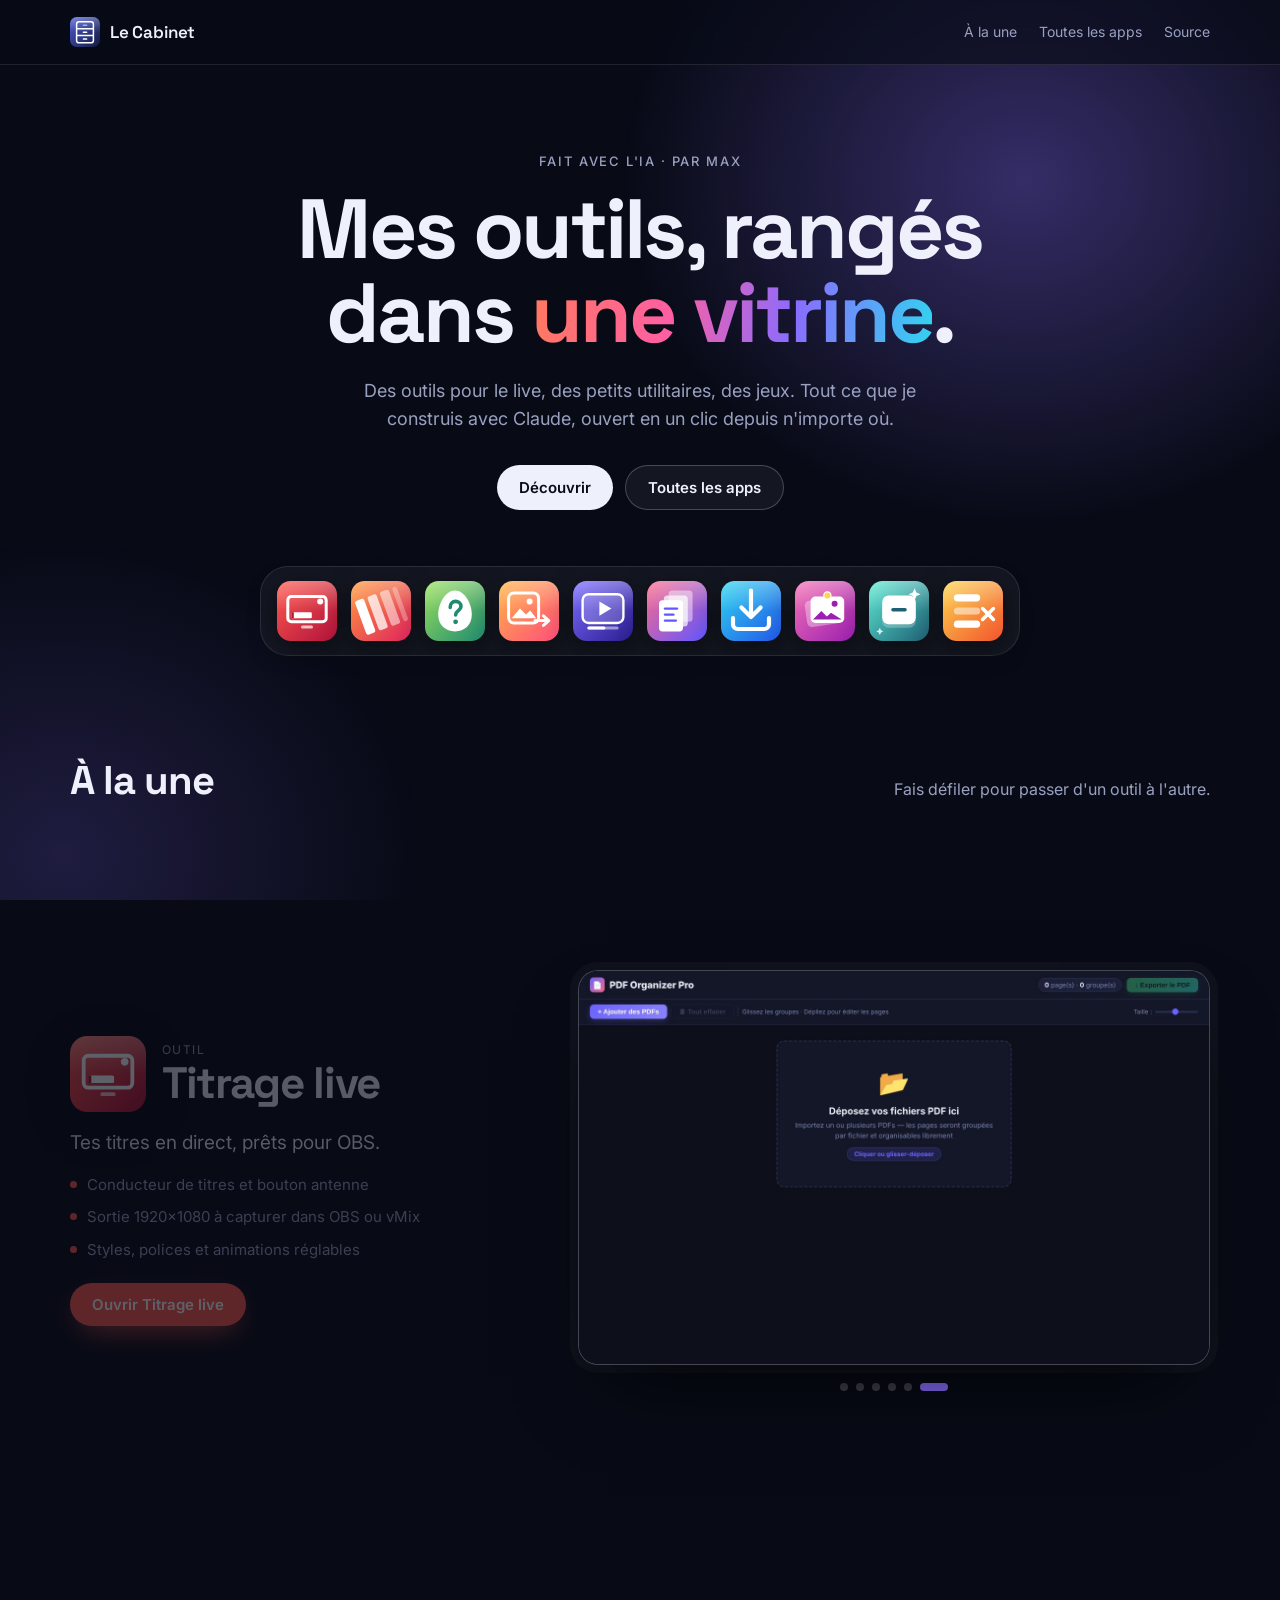
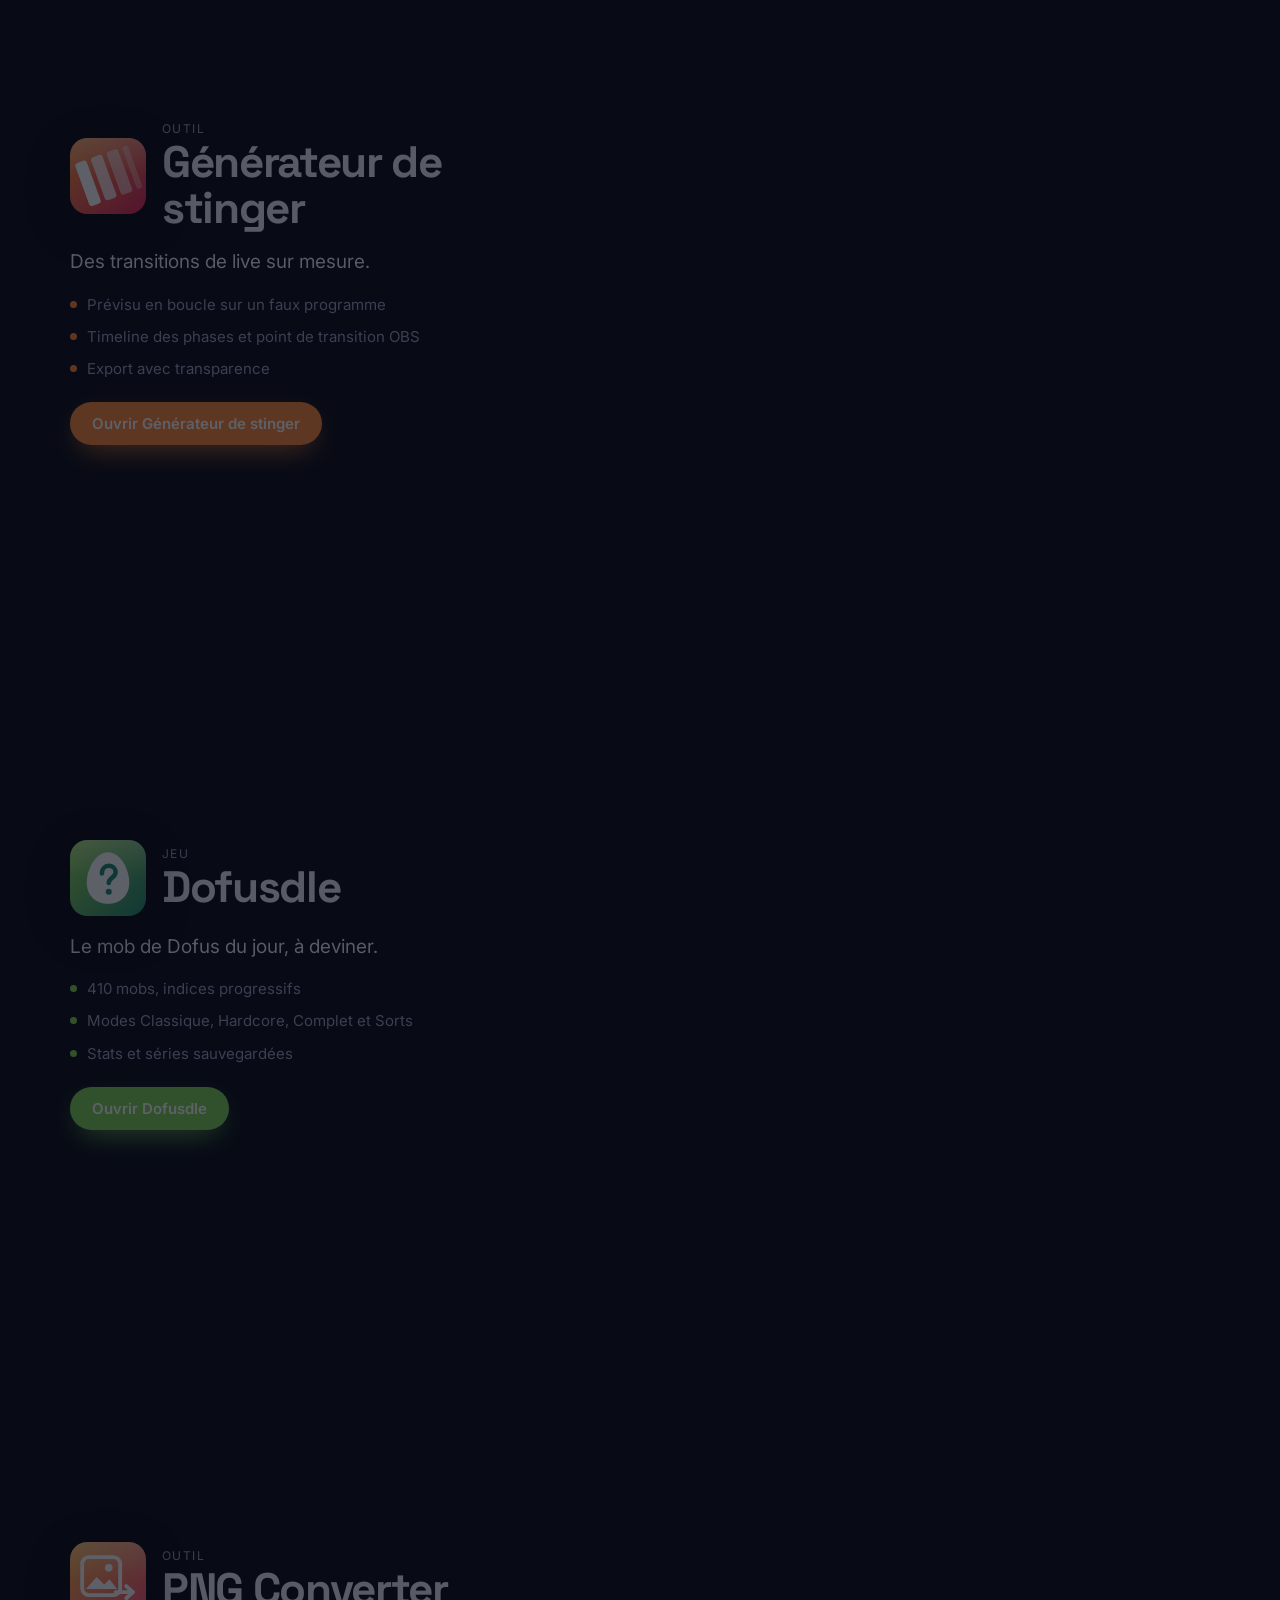
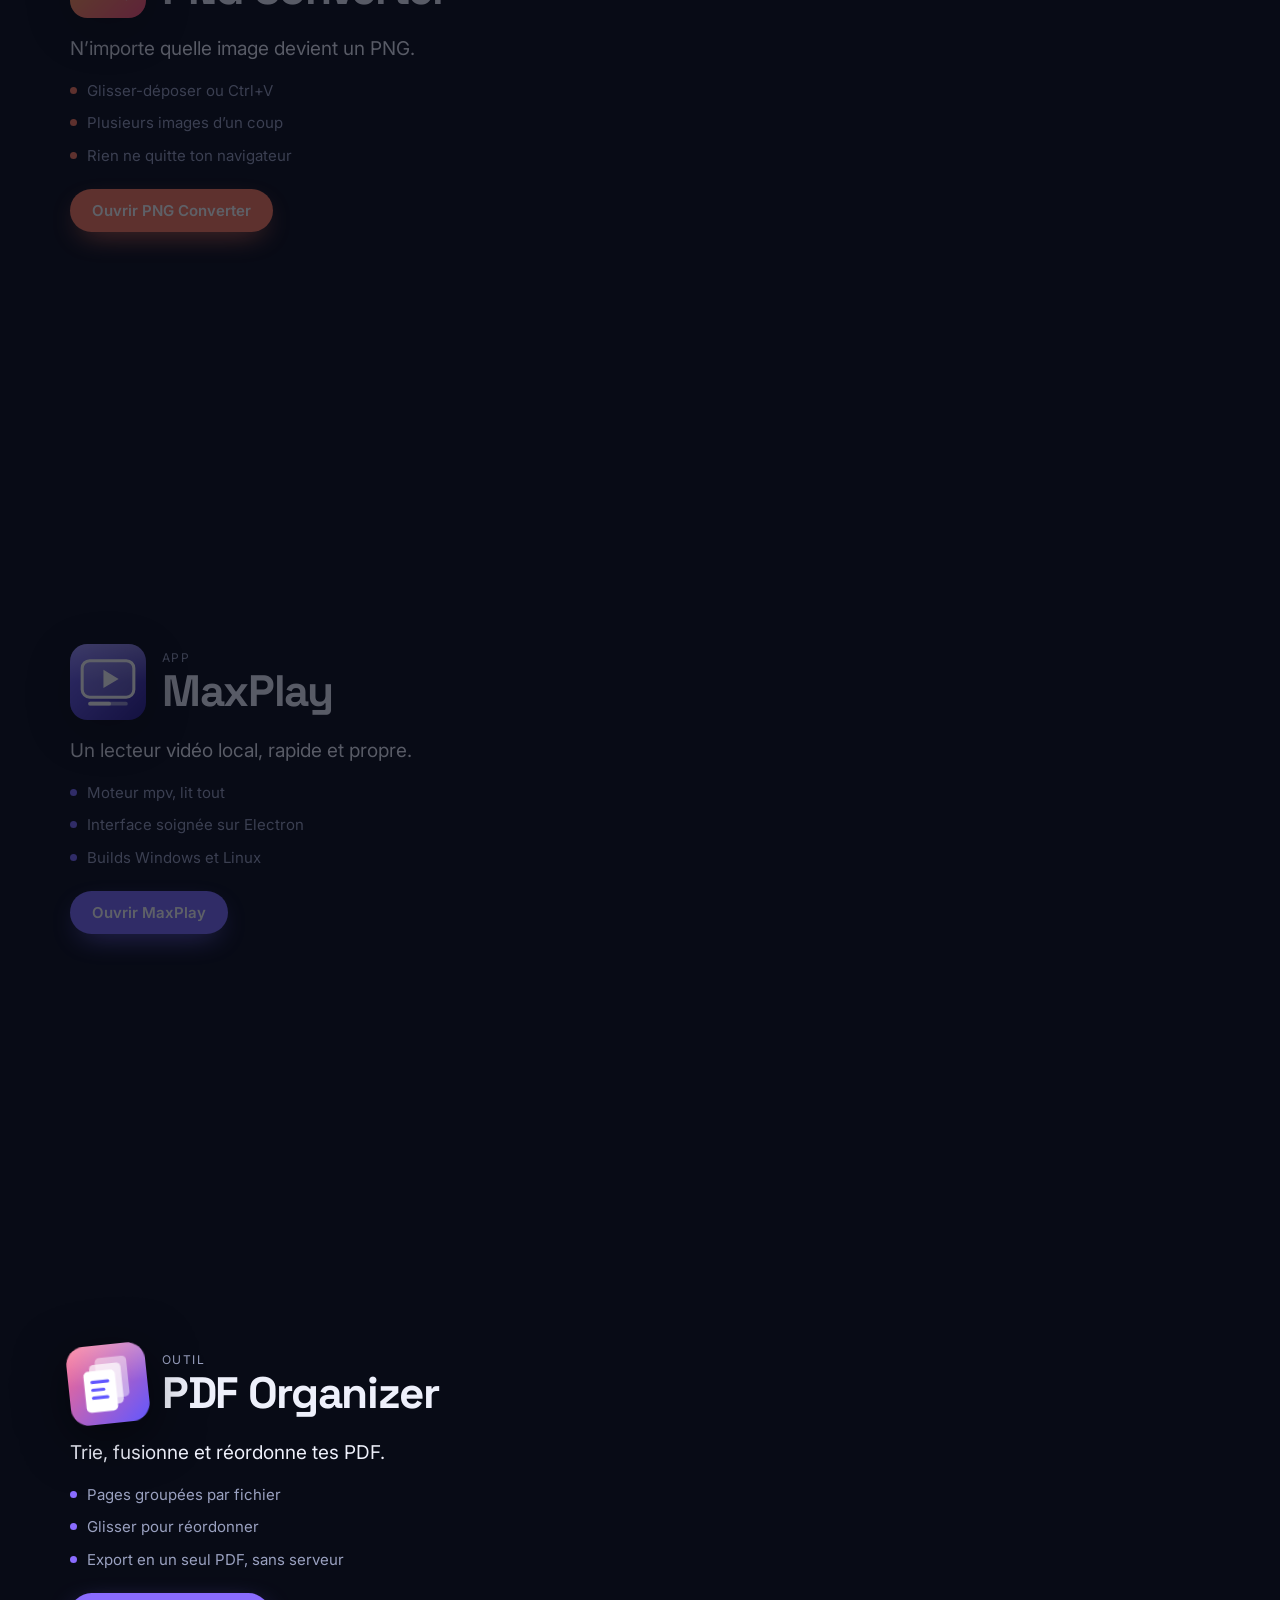
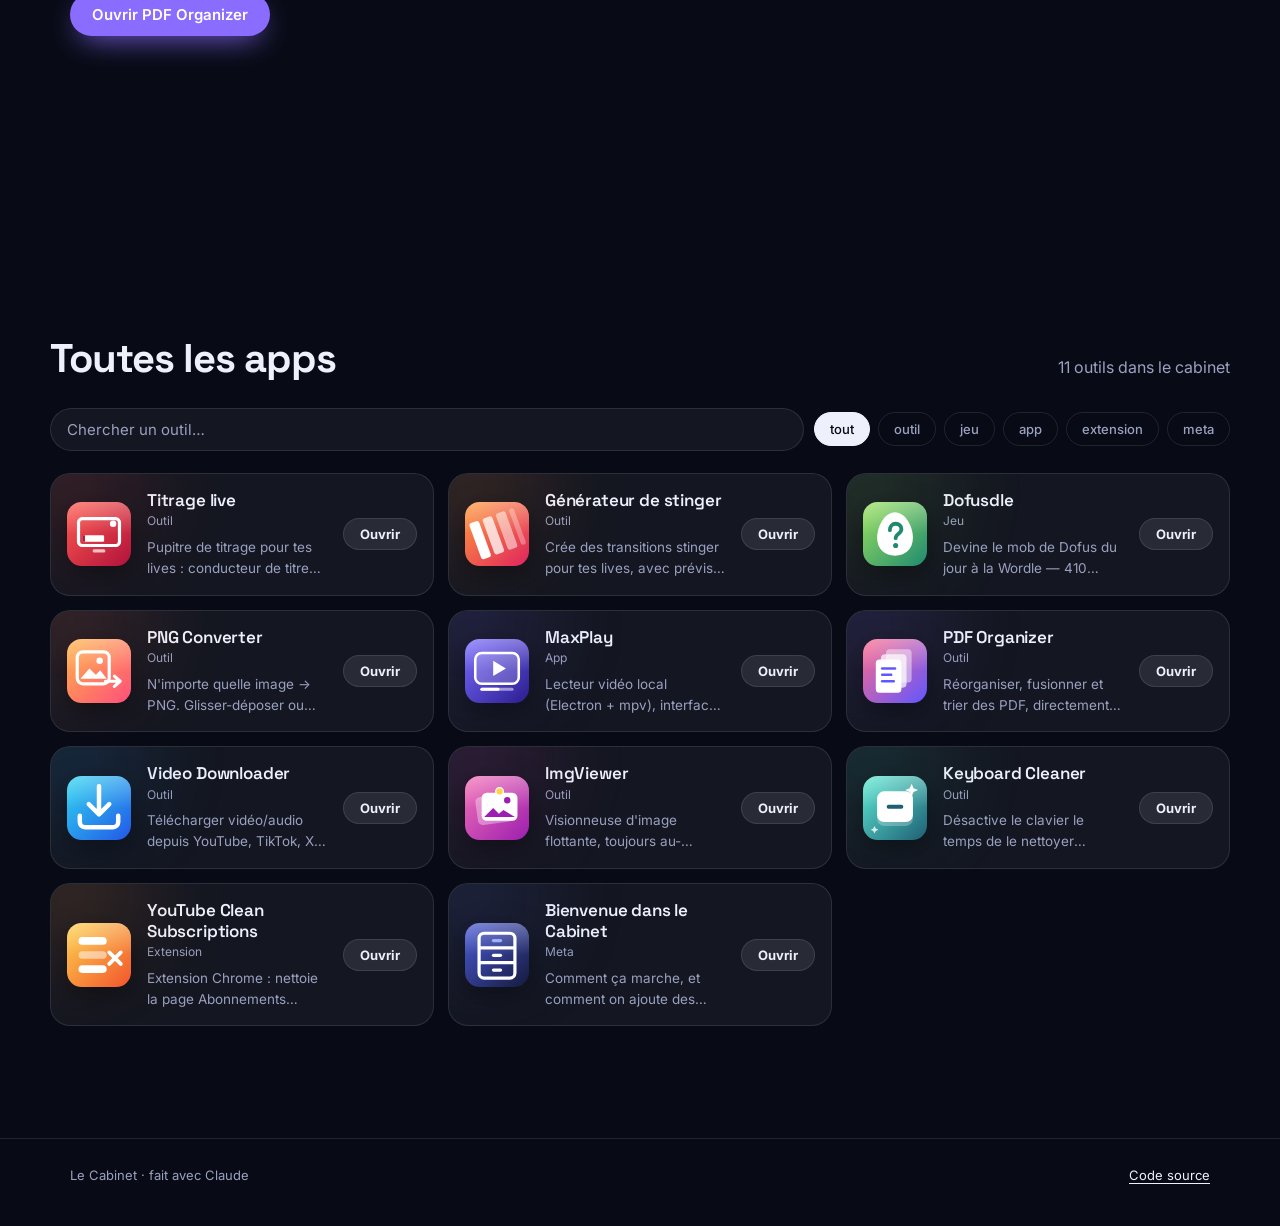
<file: index.html>
<!DOCTYPE html>
<html lang="fr">
<head>
<meta charset="UTF-8" />
<meta name="viewport" content="width=device-width, initial-scale=1.0" />
<title>Le Cabinet · Max</title>
<meta name="description" content="La vitrine de mes outils, jeux et apps faits avec l'IA." />
<link rel="icon" href="assets/icons/cabinet.svg" type="image/svg+xml" />
<link rel="preconnect" href="https://fonts.googleapis.com" />
<link rel="preconnect" href="https://fonts.gstatic.com" crossorigin />
<link rel="stylesheet" href="https://fonts.googleapis.com/css2?family=Inter:wght@400;500;600&family=Space+Grotesk:wght@500;600;700&display=swap" />
<style>
  /* Vitrine nocturne : fond nuit, cartes en verre, halo à la couleur de l'outil actif */
  :root {
    --night: #080b16;
    --glass: rgba(255,255,255,.05);
    --glass-2: rgba(255,255,255,.09);
    --edge: rgba(255,255,255,.10);
    --edge-2: rgba(255,255,255,.22);
    --text: #eef0fb;
    --mute: #9aa1c0;
    --accent: #7b8cff;
    --display: "Space Grotesk", ui-sans-serif, system-ui, sans-serif;
    --body: "Inter", ui-sans-serif, system-ui, -apple-system, "Segoe UI", Roboto, sans-serif;
    --ease: cubic-bezier(.2,.8,.2,1);
    color-scheme: dark;
  }
  * { box-sizing: border-box; margin: 0; padding: 0; }
  html { -webkit-font-smoothing: antialiased; scroll-behavior: smooth; overflow-x: clip; }
  body { background: var(--night); color: var(--text); font-family: var(--body); line-height: 1.55; min-height: 100vh; overflow-x: clip; }
  a { color: inherit; text-decoration: none; }
  :focus-visible { outline: 2px solid var(--accent); outline-offset: 3px; border-radius: 8px; }
  .wrap { max-width: 1180px; margin: 0 auto; padding-inline: max(20px, env(safe-area-inset-left, 0px)); }

  /* halo de fond qui suit l'outil actif */
  .aura { position: fixed; inset: 0; z-index: -1; pointer-events: none;
    background:
      radial-gradient(45% 55% at 80% 20%, color-mix(in srgb, var(--accent) 35%, transparent), transparent 70%),
      radial-gradient(40% 50% at 5% 95%, color-mix(in srgb, var(--accent) 18%, transparent), transparent 70%);
    transition: background .8s var(--ease); }

  /* ---- nav ---- */
  nav { position: sticky; top: 0; z-index: 20; backdrop-filter: blur(14px); -webkit-backdrop-filter: blur(14px);
    background: rgba(8,11,22,.6); border-bottom: 1px solid var(--edge); }
  nav .wrap { display: flex; align-items: center; gap: 24px; height: 64px; }
  .brand { display: flex; align-items: center; gap: 10px; font: 600 17px var(--display); letter-spacing: -.01em; }
  .brand img { width: 30px; height: 30px; }
  nav .links { margin-left: auto; display: flex; gap: 22px; font-size: 14px; color: var(--mute); }
  nav .links a:hover { color: var(--text); }

  /* ---- hero ---- */
  .hero { padding: 88px 0 64px; text-align: center; }
  .kicker { font: 500 13px var(--body); letter-spacing: .14em; text-transform: uppercase; color: var(--mute); }
  .hero h1 { font: 700 clamp(40px, 7.4vw, 84px)/1 var(--display); letter-spacing: -.035em; margin: 18px auto 0; max-width: 14ch; text-wrap: balance; }
  .hero h1 .grad { background: linear-gradient(100deg, #ff7a5c, #ff5fa2 35%, #8a6cff 65%, #2fd6f0); -webkit-background-clip: text; background-clip: text; color: transparent; }
  .hero .sub { color: var(--mute); font-size: 18px; max-width: 52ch; margin: 22px auto 0; }
  .cta { display: flex; gap: 12px; justify-content: center; flex-wrap: wrap; margin-top: 32px; }
  .btn { display: inline-flex; align-items: center; gap: 8px; font: 600 15px var(--body); padding: 12px 22px; border-radius: 999px; transition: transform .2s var(--ease), background .2s, border-color .2s; }
  .btn:hover { transform: translateY(-2px); }
  .btn.primary { background: var(--text); color: var(--night); }
  .btn.ghost { border: 1px solid var(--edge-2); background: var(--glass); }
  .btn.ghost:hover { background: var(--glass-2); }

  .dock { display: flex; flex-wrap: wrap; justify-content: center; gap: 14px; margin: 56px auto 0; max-width: 760px;
    padding: 14px; border-radius: 28px; background: var(--glass); border: 1px solid var(--edge); backdrop-filter: blur(10px); }
  .dock a { width: 60px; height: 60px; border-radius: 15px; transition: transform .25s var(--ease); animation: pop .6s var(--ease) both; animation-delay: calc(var(--i) * 45ms); position: relative; }
  .dock a img { width: 100%; height: 100%; display: block; filter: drop-shadow(0 8px 14px rgba(0,0,0,.45)); }
  .dock a:hover { transform: translateY(-8px) scale(1.12); }
  .dock a::after { content: attr(data-name); position: absolute; left: 50%; bottom: calc(100% + 10px); transform: translateX(-50%); white-space: nowrap;
    font-size: 12px; padding: 4px 9px; border-radius: 7px; background: #1a1f36; border: 1px solid var(--edge); opacity: 0; pointer-events: none; transition: opacity .15s; }
  .dock a:hover::after, .dock a:focus-visible::after { opacity: 1; }
  @keyframes pop { from { transform: translateY(18px) scale(.8); opacity: 0; } }

  /* ---- section titles ---- */
  .sec-head { display: flex; align-items: end; justify-content: space-between; gap: 16px; flex-wrap: wrap; margin-bottom: 28px; }
  .sec-head h2 { font: 700 clamp(28px, 4vw, 40px)/1.05 var(--display); letter-spacing: -.025em; }
  .sec-head p { color: var(--mute); max-width: 46ch; }

  /* ---- showcase au défilement ---- */
  #une { padding-top: 40px; }
  .story { display: grid; grid-template-columns: minmax(0, 5fr) minmax(0, 7fr); gap: 56px; }
  .step { min-height: 78vh; display: flex; flex-direction: column; justify-content: center; gap: 16px; padding: 40px 0;
    opacity: .35; transition: opacity .5s var(--ease); }
  .step.on { opacity: 1; }
  .step .head { display: flex; align-items: center; gap: 16px; }
  .step .head img { width: 76px; height: 76px; filter: drop-shadow(0 12px 24px rgba(0,0,0,.5)); transition: transform .6s var(--ease); }
  .step.on .head img { transform: rotate(-6deg) scale(1.04); }
  .step .cat { font-size: 12px; letter-spacing: .12em; text-transform: uppercase; color: var(--mute); }
  .step h3 { font: 700 clamp(30px, 3.6vw, 44px)/1.05 var(--display); letter-spacing: -.03em; }
  .step .tagline { font-size: 19px; color: var(--text); max-width: 32ch; }
  .step ul { list-style: none; display: grid; gap: 9px; color: var(--mute); font-size: 15px; }
  .step li { display: flex; gap: 10px; align-items: baseline; }
  .step li::before { content: ""; width: 7px; height: 7px; border-radius: 50%; background: var(--c); flex: none; transform: translateY(-2px); }
  .step .btn { align-self: start; margin-top: 6px; }
  .step .btn.primary { background: var(--c); color: #fff; box-shadow: 0 10px 30px -10px var(--c); }
  .step-media { display: none; }
  section, .step { scroll-margin-top: 72px; }

  .stage { position: sticky; top: calc(64px + 7vh); height: 78vh; display: flex; flex-direction: column; justify-content: center; gap: 18px; }
  .screen { position: relative; aspect-ratio: 16 / 10; width: 100%; border-radius: 20px; overflow: hidden;
    background: #0e1222; border: 1px solid var(--edge-2); box-shadow: 0 40px 80px -30px rgba(0,0,0,.8), 0 0 0 8px rgba(255,255,255,.03); }
  .slide { position: absolute; inset: 0; opacity: 0; transform: translateY(40px) scale(.96); transition: opacity .6s var(--ease), transform .7s var(--ease); }
  .slide.on { opacity: 1; transform: none; }
  .slide.before { transform: translateY(-40px) scale(.96); }
  .slide img.shot { width: 100%; height: 100%; object-fit: cover; object-position: top left; display: block; }
  .poster { width: 100%; height: 100%; display: grid; place-items: center; align-content: center; gap: 18px;
    background: radial-gradient(70% 80% at 50% 30%, color-mix(in srgb, var(--c) 55%, #0e1222), #0e1222); }
  .poster img { width: 34%; max-width: 180px; filter: drop-shadow(0 30px 40px rgba(0,0,0,.55)); animation: float 5s ease-in-out infinite; }
  .poster span { font: 600 13px var(--body); letter-spacing: .14em; text-transform: uppercase; color: rgba(255,255,255,.75); }
  @keyframes float { 50% { transform: translateY(-10px) rotate(-3deg); } }
  .dots { display: flex; gap: 8px; justify-content: center; }
  .dots button { width: 8px; height: 8px; border-radius: 99px; border: 0; background: var(--edge-2); cursor: pointer; transition: width .35s var(--ease), background .35s; }
  .dots button.on { width: 28px; background: var(--accent); }

  /* ---- toutes les apps ---- */
  #apps { padding: 96px 0 40px; }
  .toolbar { display: flex; gap: 10px; flex-wrap: wrap; align-items: center; margin-bottom: 22px; }
  .search { flex: 1 1 220px; min-width: 0; background: var(--glass); border: 1px solid var(--edge); color: var(--text);
    padding: 11px 16px; border-radius: 999px; font: 15px var(--body); outline: none; transition: border-color .15s; }
  .search:focus { border-color: var(--edge-2); }
  .search::placeholder { color: var(--mute); }
  .filters { display: flex; gap: 8px; flex-wrap: wrap; }
  .chip { background: transparent; border: 1px solid var(--edge); color: var(--mute); padding: 8px 15px; border-radius: 999px; font: 500 13px var(--body); cursor: pointer; transition: all .15s; }
  .chip:hover { color: var(--text); border-color: var(--edge-2); }
  .chip.active { background: var(--text); color: var(--night); border-color: var(--text); }

  .grid { display: grid; gap: 14px; grid-template-columns: repeat(auto-fill, minmax(min(100%, 340px), 1fr)); }
  .app { position: relative; display: grid; grid-template-columns: 64px minmax(0, 1fr) auto; gap: 16px; align-items: center;
    padding: 16px; border-radius: 20px; background: var(--glass); border: 1px solid var(--edge); overflow: hidden;
    transition: background .2s, border-color .2s, transform .25s var(--ease); }
  .app::before { content: ""; position: absolute; width: 140px; height: 140px; border-radius: 50%; left: -50px; top: -60px;
    background: var(--c); filter: blur(50px); opacity: .18; transition: opacity .3s; pointer-events: none; }
  .app:hover { background: var(--glass-2); border-color: var(--edge-2); transform: translateY(-3px); }
  .app:hover::before { opacity: .38; }
  .app img { width: 64px; height: 64px; filter: drop-shadow(0 8px 14px rgba(0,0,0,.4)); }
  .app h3 { font: 600 17px/1.2 var(--display); letter-spacing: -.01em; }
  .app .meta { font-size: 12px; color: var(--mute); margin-top: 2px; text-transform: capitalize; }
  .app p { font-size: 13.5px; color: var(--mute); margin-top: 6px; display: -webkit-box; -webkit-line-clamp: 2; -webkit-box-orient: vertical; overflow: hidden; }
  .app .get { font: 700 13px var(--body); padding: 7px 16px; border-radius: 999px; background: var(--glass-2); color: var(--text); border: 1px solid var(--edge); }
  .app:hover .get { background: var(--text); color: var(--night); }
  .app .wip { position: absolute; top: 10px; right: 12px; font-size: 10px; font-weight: 700; letter-spacing: .1em; text-transform: uppercase; color: var(--c); }
  .empty { color: var(--mute); font-size: 15px; padding: 40px 0; text-align: center; }

  footer { margin-top: 72px; padding: 26px 0 40px; border-top: 1px solid var(--edge); color: var(--mute); font-size: 13px; }
  footer .wrap { display: flex; justify-content: space-between; flex-wrap: wrap; gap: 8px; }
  footer a { color: var(--text); text-decoration: underline; text-underline-offset: 3px; }

  @media (max-width: 860px) {
    nav .links a.hide-sm { display: none; }
    .hero { padding-top: 56px; }
    .story { grid-template-columns: minmax(0, 1fr); gap: 0; }
    .stage { display: none; }
    .step { min-height: 0; opacity: 1; padding: 28px 0; border-top: 1px solid var(--edge); }
    .step-media { display: block; border-radius: 16px; overflow: hidden; aspect-ratio: 16 / 10; border: 1px solid var(--edge-2); background: #0e1222; }
    .step-media img.shot { width: 100%; height: 100%; object-fit: cover; object-position: top left; display: block; }
    .dock a { width: 50px; height: 50px; }
  }
  @media (prefers-reduced-motion: reduce) {
    *, *::before, *::after { animation: none !important; transition: none !important; scroll-behavior: auto !important; }
  }
</style>
</head>
<body>
  <div class="aura" aria-hidden="true"></div>

  <nav>
    <div class="wrap">
      <a class="brand" href="#top"><img src="assets/icons/cabinet.svg" alt="" />Le Cabinet</a>
      <div class="links">
        <a href="#une">À la une</a>
        <a href="#apps">Toutes les apps</a>
        <a class="hide-sm" href="https://github.com/maximethillbell-png/maximethillbell-png.github.io">Source</a>
      </div>
    </div>
  </nav>

  <header class="hero wrap" id="top">
    <div class="kicker">Fait avec l'IA · par Max</div>
    <h1>Mes outils, rangés dans <span class="grad">une vitrine</span>.</h1>
    <p class="sub">Des outils pour le live, des petits utilitaires, des jeux. Tout ce que je construis avec Claude, ouvert en un clic depuis n'importe où.</p>
    <div class="cta">
      <a class="btn primary" href="#une">Découvrir</a>
      <a class="btn ghost" href="#apps">Toutes les apps</a>
    </div>
    <div class="dock" id="dock"></div>
  </header>

  <section id="une" class="wrap">
    <div class="sec-head">
      <h2>À la une</h2>
      <p>Fais défiler pour passer d'un outil à l'autre.</p>
    </div>
    <div class="story">
      <div id="steps"></div>
      <div class="stage" aria-hidden="true">
        <div class="screen" id="screen"></div>
        <div class="dots" id="dots"></div>
      </div>
    </div>
  </section>

  <section id="apps" class="wrap">
    <div class="sec-head">
      <h2>Toutes les apps</h2>
      <p id="count"></p>
    </div>
    <div class="toolbar">
      <input class="search" id="search" type="search" placeholder="Chercher un outil…" autocomplete="off" aria-label="Chercher un outil" />
      <div class="filters" id="filters"></div>
    </div>
    <div class="grid" id="grid"></div>
    <div class="empty" id="empty" hidden>Rien ici… pour l'instant.</div>
  </section>

  <footer>
    <div class="wrap">
      <span>Le Cabinet · fait avec Claude</span>
      <a href="https://github.com/maximethillbell-png/maximethillbell-png.github.io">Code source</a>
    </div>
  </footer>

<script>
const $ = id => document.getElementById(id);
const root = document.documentElement;
let projects = [], activeCat = 'tout', query = '';

const icon = p => p.icon || 'assets/icons/cabinet.svg';

function media(p) {
  return p.shot
    ? `<img class="shot" src="${p.shot}" alt="Capture de ${p.title}" loading="lazy" />`
    : `<div class="poster" style="--c:${p.accent}"><img src="${icon(p)}" alt="" /><span>App de bureau</span></div>`;
}

function buildDock() {
  $('dock').innerHTML = projects.filter(p => p.category !== 'meta').map((p, i) =>
    `<a href="${p.url}" data-name="${p.title}" style="--i:${i}" aria-label="${p.title}"><img src="${icon(p)}" alt="" /></a>`).join('');
}

function buildShowcase() {
  const feat = projects.filter(p => p.featured);
  $('steps').innerHTML = feat.map((p, i) => `
    <article class="step" data-i="${i}" style="--c:${p.accent}">
      <div class="head"><img src="${icon(p)}" alt="" /><div><div class="cat">${p.category}</div><h3>${p.title}</h3></div></div>
      <p class="tagline">${p.tagline || p.description}</p>
      <div class="step-media">${media(p)}</div>
      <ul>${(p.features || []).map(f => `<li>${f}</li>`).join('')}</ul>
      <a class="btn primary" href="${p.url}">Ouvrir ${p.title}</a>
    </article>`).join('');
  $('screen').innerHTML = feat.map(p => `<div class="slide">${media(p)}</div>`).join('');
  $('dots').innerHTML = feat.map((p, i) => `<button type="button" tabindex="-1" aria-label="${p.title}" data-i="${i}"></button>`).join('');
  $('dots').onclick = e => { const b = e.target.closest('button'); if (b) $('steps').children[b.dataset.i].scrollIntoView({ behavior: 'smooth', block: 'center' }); };

  const steps = [...$('steps').children], slides = [...$('screen').children], dots = [...$('dots').children];
  const setActive = i => {
    steps.forEach((s, j) => s.classList.toggle('on', j === i));
    slides.forEach((s, j) => { s.classList.toggle('on', j === i); s.classList.toggle('before', j < i); });
    dots.forEach((d, j) => d.classList.toggle('on', j === i));
    root.style.setProperty('--accent', feat[i].accent);
  };
  setActive(0);
  // l'étape qui croise le milieu de l'écran devient l'outil actif
  const io = new IntersectionObserver(es => es.forEach(e => e.isIntersecting && setActive(+e.target.dataset.i)),
    { rootMargin: '-48% 0px -48% 0px' });
  steps.forEach(s => io.observe(s));
}

function render() {
  const q = query.trim().toLowerCase();
  const list = projects.filter(p => {
    const catOk = activeCat === 'tout' || (p.category || '').toLowerCase() === activeCat;
    const text = (p.title + ' ' + (p.description || '') + ' ' + (p.category || '')).toLowerCase();
    return catOk && (!q || text.includes(q));
  });
  $('grid').innerHTML = list.map(p => `
    <a class="app" href="${p.url}" style="--c:${p.accent || '#7b8cff'}">
      ${p.wip ? '<span class="wip">en cours</span>' : ''}
      <img src="${icon(p)}" alt="" />
      <div><h3>${p.title}</h3><div class="meta">${p.category || ''}</div>${p.description ? `<p>${p.description}</p>` : ''}</div>
      <span class="get">Ouvrir</span>
    </a>`).join('');
  $('empty').hidden = list.length !== 0;
  $('count').textContent = `${projects.length} outil${projects.length > 1 ? 's' : ''} dans le cabinet`;
}

function buildFilters() {
  const cats = ['tout', ...new Set(projects.map(p => (p.category || '').toLowerCase()).filter(Boolean))];
  $('filters').innerHTML = '';
  cats.forEach(c => {
    const b = document.createElement('button');
    b.className = 'chip' + (c === activeCat ? ' active' : '');
    b.textContent = c;
    b.onclick = () => { activeCat = c; buildFilters(); render(); };
    $('filters').appendChild(b);
  });
}

$('search').addEventListener('input', e => { query = e.target.value; render(); });

fetch('projects.json?' + Date.now())
  .then(r => r.json())
  .then(data => {
    projects = data.sort((a, b) => (b.date || '').localeCompare(a.date || ''));
    buildDock(); buildShowcase(); buildFilters(); render();
  })
  .catch(() => { $('empty').hidden = false; $('empty').textContent = 'Impossible de charger projects.json'; });
</script>
</body>
</html>
</file>
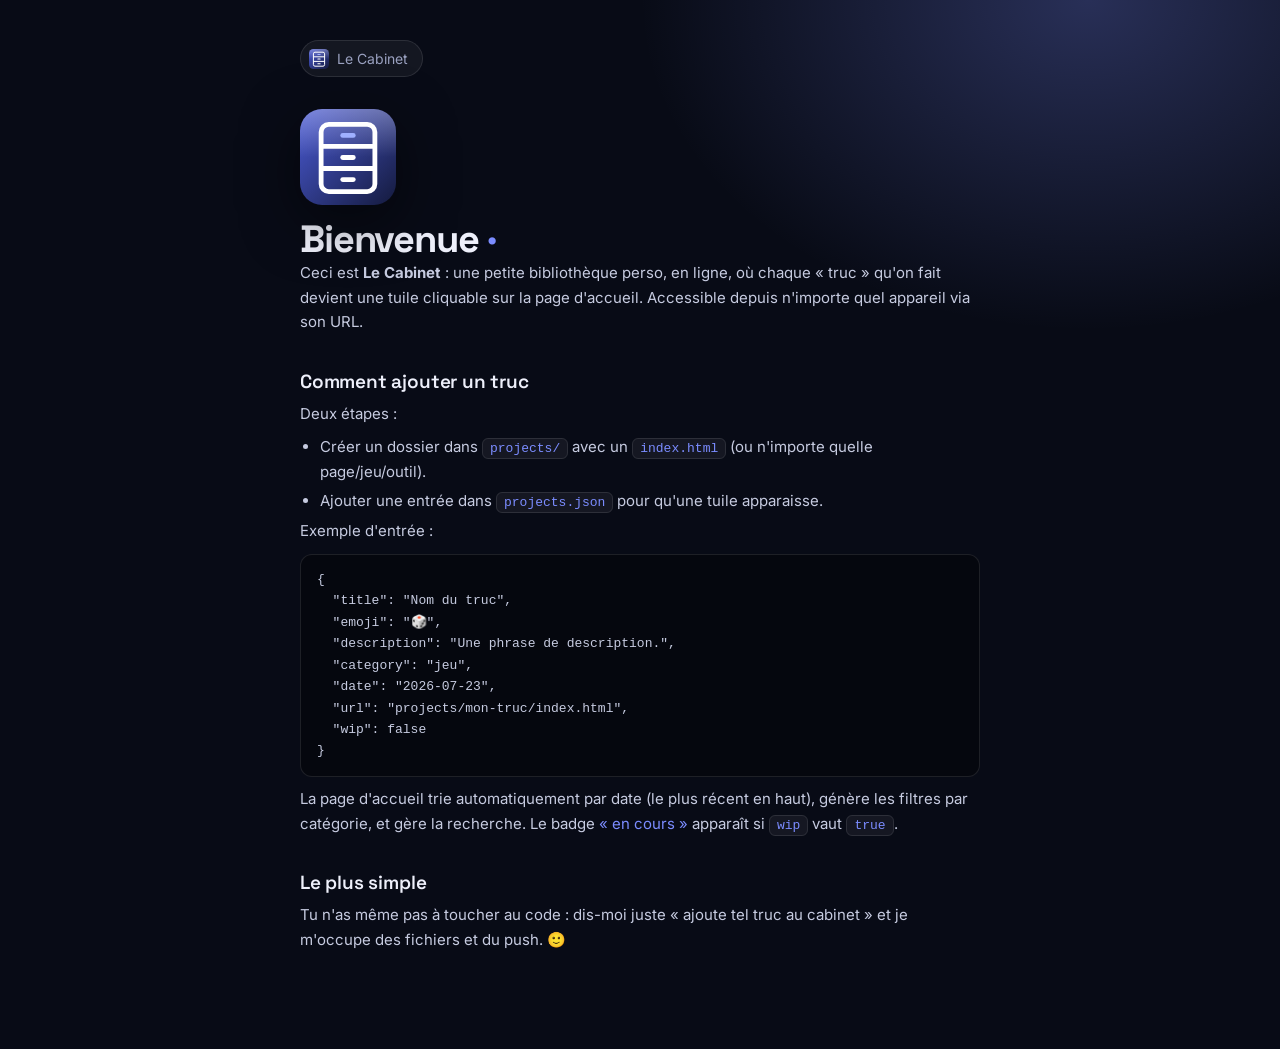
<file: projects/bienvenue/index.html>
<!DOCTYPE html>
<html lang="fr">
<head>
<meta charset="UTF-8" />
<meta name="viewport" content="width=device-width, initial-scale=1.0" />
<title>Bienvenue · Le Cabinet</title>
<link rel="stylesheet" href="../_page.css" />
</head>
<body>
  <div class="wrap">
    <a class="back" href="../../index.html">Le Cabinet</a>
    <img class="appicon" src="../../assets/icons/cabinet.svg" alt="" />
    <h1>Bienvenue <span class="accent">·</span></h1>
    <p>Ceci est <strong>Le Cabinet</strong> : une petite bibliothèque perso, en ligne, où chaque « truc » qu'on fait devient une tuile cliquable sur la page d'accueil. Accessible depuis n'importe quel appareil via son URL.</p>

    <h2>Comment ajouter un truc</h2>
    <p>Deux étapes :</p>
    <ul>
      <li>Créer un dossier dans <code>projects/</code> avec un <code>index.html</code> (ou n'importe quelle page/jeu/outil).</li>
      <li>Ajouter une entrée dans <code>projects.json</code> pour qu'une tuile apparaisse.</li>
    </ul>
    <p>Exemple d'entrée :</p>
    <pre>{
  "title": "Nom du truc",
  "emoji": "🎲",
  "description": "Une phrase de description.",
  "category": "jeu",
  "date": "2026-07-23",
  "url": "projects/mon-truc/index.html",
  "wip": false
}</pre>
    <p>La page d'accueil trie automatiquement par date (le plus récent en haut), génère les filtres par catégorie, et gère la recherche. Le badge <span class="accent">« en cours »</span> apparaît si <code>wip</code> vaut <code>true</code>.</p>

    <h2>Le plus simple</h2>
    <p>Tu n'as même pas à toucher au code : dis-moi juste « ajoute tel truc au cabinet » et je m'occupe des fichiers et du push. 🙂</p>
  </div>
</body>
</html>
</file>
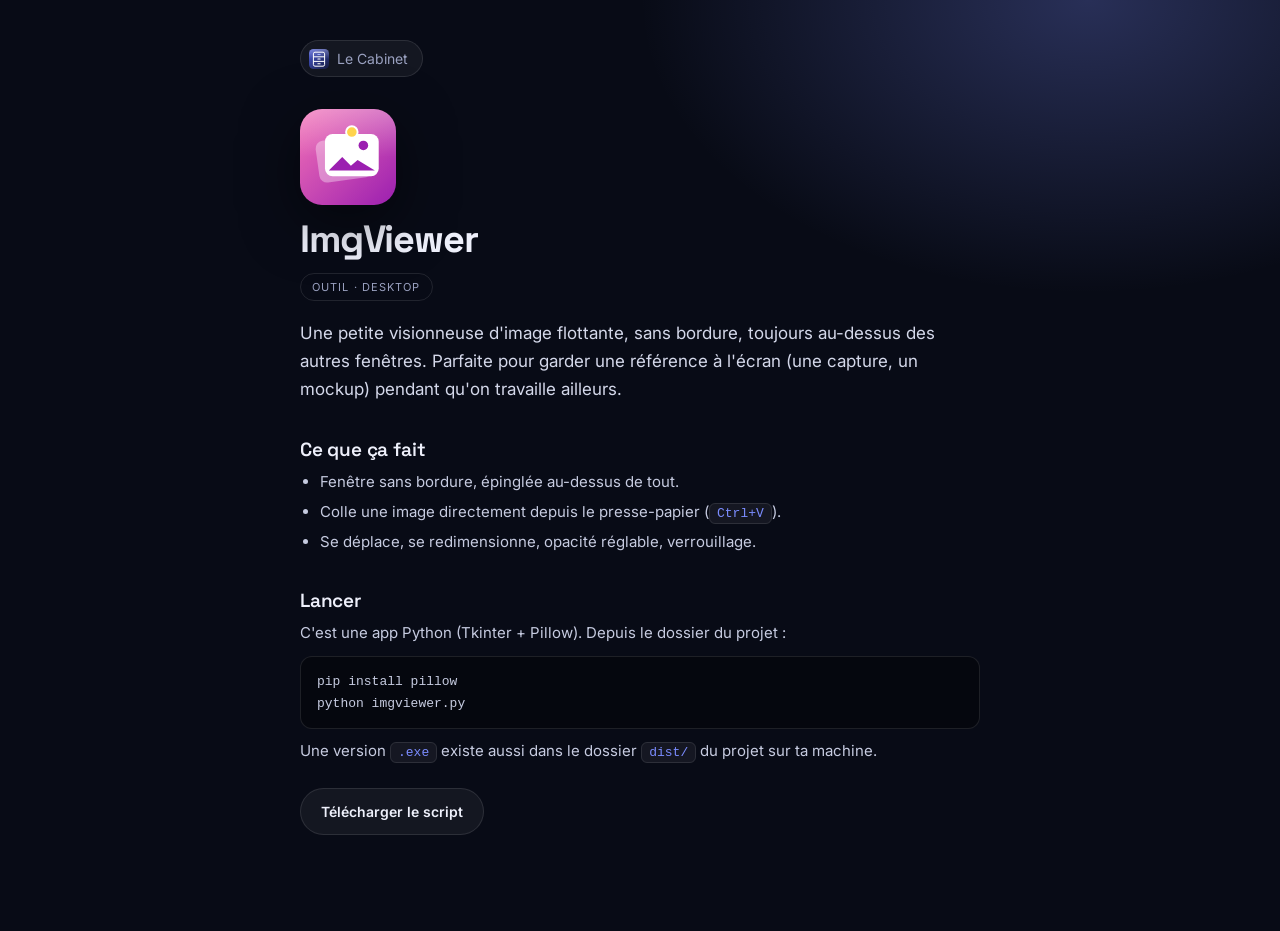
<file: projects/imgviewer/index.html>
<!DOCTYPE html>
<html lang="fr">
<head>
<meta charset="UTF-8" />
<meta name="viewport" content="width=device-width, initial-scale=1.0" />
<title>ImgViewer · Le Cabinet</title>
<link rel="stylesheet" href="../_page.css" />
</head>
<body>
  <div class="wrap">
    <a class="back" href="../../index.html">Le Cabinet</a>
    <img class="appicon" src="../../assets/icons/imgviewer.svg" alt="" />
    <h1>ImgViewer</h1>
    <div class="tag">outil · desktop</div>
    <p class="lead">Une petite visionneuse d'image flottante, sans bordure, toujours au-dessus des autres fenêtres. Parfaite pour garder une référence à l'écran (une capture, un mockup) pendant qu'on travaille ailleurs.</p>

    <h2>Ce que ça fait</h2>
    <ul>
      <li>Fenêtre sans bordure, épinglée au-dessus de tout.</li>
      <li>Colle une image directement depuis le presse-papier (<code>Ctrl+V</code>).</li>
      <li>Se déplace, se redimensionne, opacité réglable, verrouillage.</li>
    </ul>

    <h2>Lancer</h2>
    <p>C'est une app Python (Tkinter + Pillow). Depuis le dossier du projet :</p>
    <pre>pip install pillow
python imgviewer.py</pre>
    <p>Une version <code>.exe</code> existe aussi dans le dossier <code>dist/</code> du projet sur ta machine.</p>

    <div class="btns">
      <a class="btn ghost" href="imgviewer.py" download>Télécharger le script</a>
    </div>
  </div>
</body>
</html>
</file>
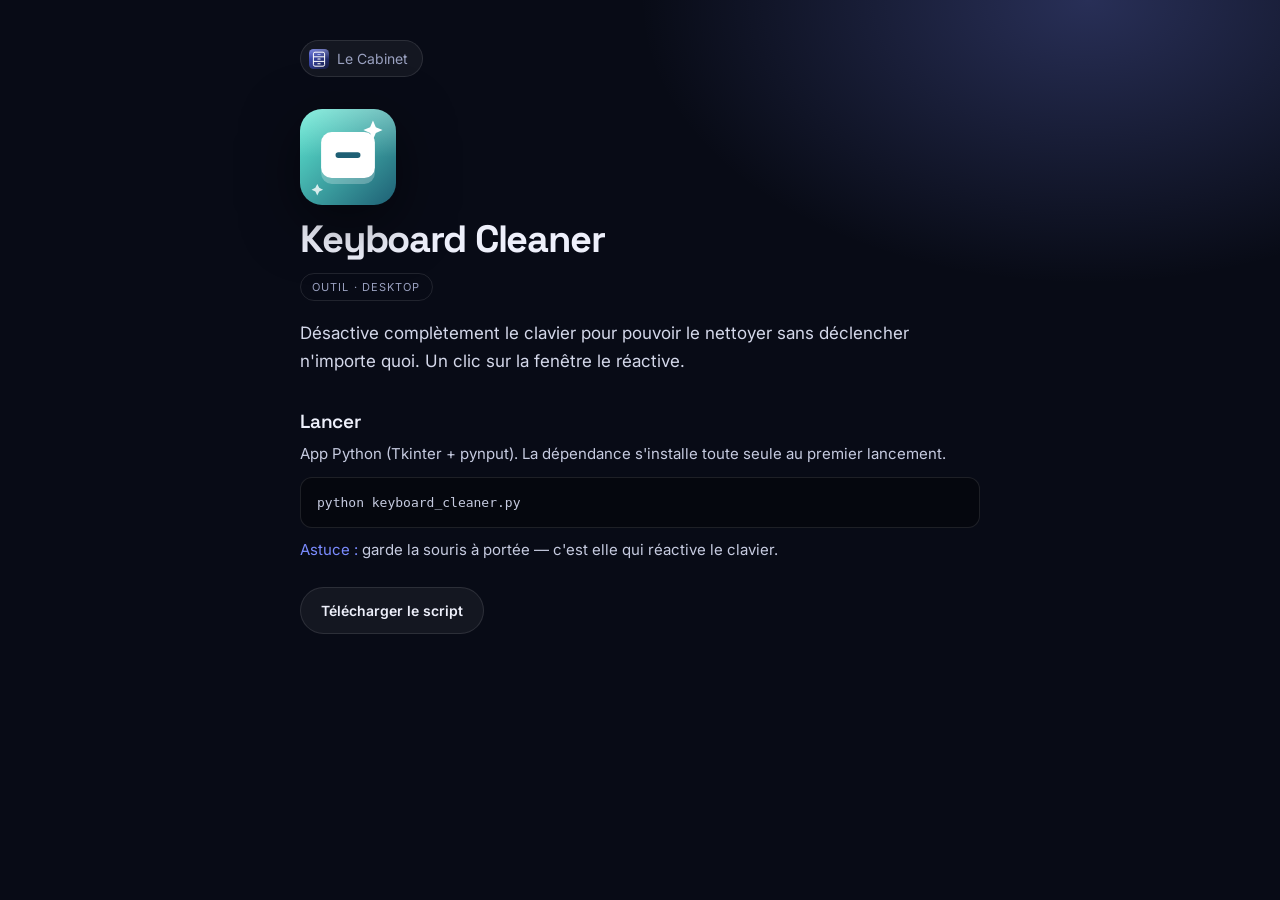
<file: projects/keyboard-cleaner/index.html>
<!DOCTYPE html>
<html lang="fr">
<head>
<meta charset="UTF-8" />
<meta name="viewport" content="width=device-width, initial-scale=1.0" />
<title>Keyboard Cleaner · Le Cabinet</title>
<link rel="stylesheet" href="../_page.css" />
</head>
<body>
  <div class="wrap">
    <a class="back" href="../../index.html">Le Cabinet</a>
    <img class="appicon" src="../../assets/icons/keyboard-cleaner.svg" alt="" />
    <h1>Keyboard Cleaner</h1>
    <div class="tag">outil · desktop</div>
    <p class="lead">Désactive complètement le clavier pour pouvoir le nettoyer sans déclencher n'importe quoi. Un clic sur la fenêtre le réactive.</p>

    <h2>Lancer</h2>
    <p>App Python (Tkinter + pynput). La dépendance s'installe toute seule au premier lancement.</p>
    <pre>python keyboard_cleaner.py</pre>
    <p><span class="accent">Astuce :</span> garde la souris à portée — c'est elle qui réactive le clavier.</p>

    <div class="btns">
      <a class="btn ghost" href="keyboard_cleaner.py" download>Télécharger le script</a>
    </div>
  </div>
</body>
</html>
</file>
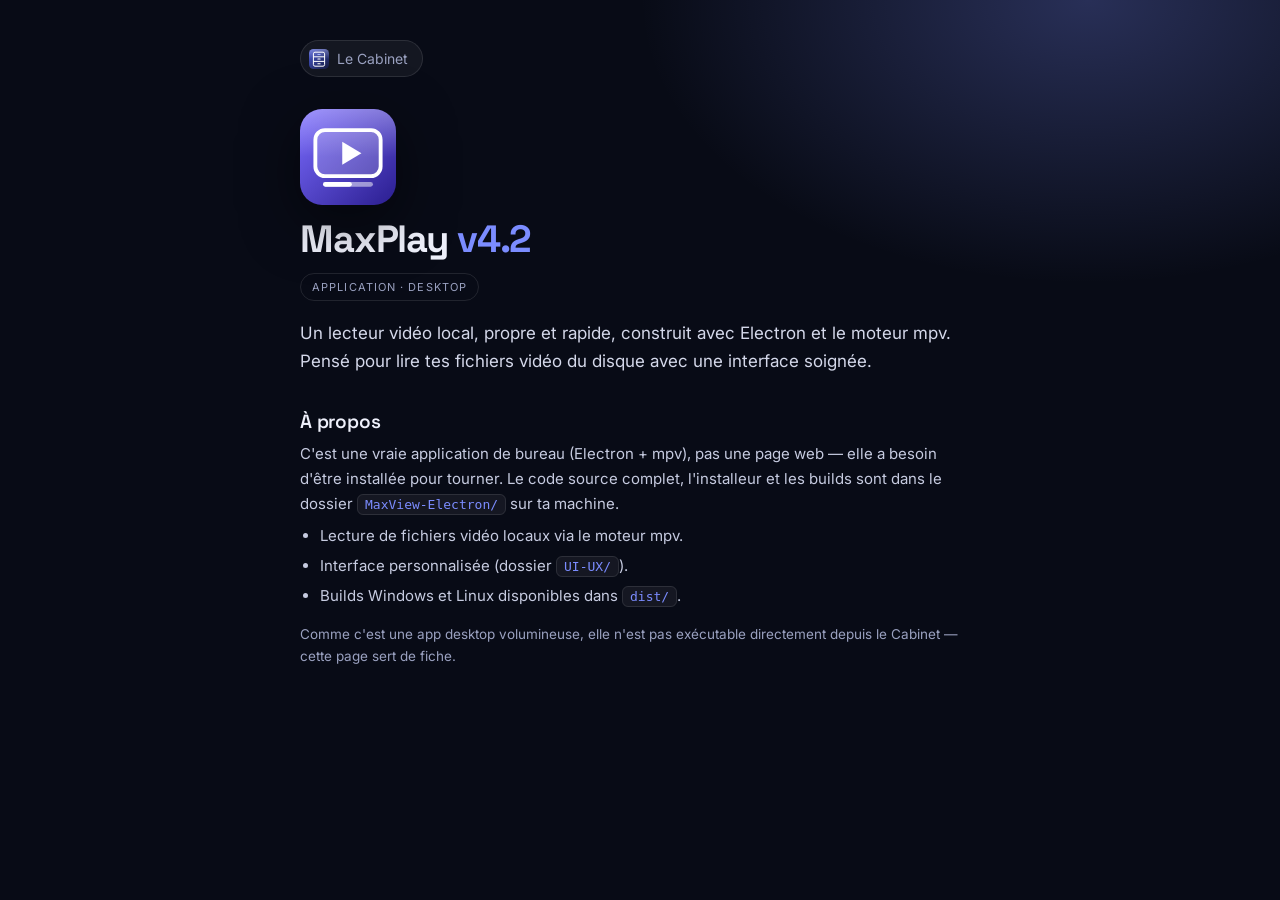
<file: projects/maxplay/index.html>
<!DOCTYPE html>
<html lang="fr">
<head>
<meta charset="UTF-8" />
<meta name="viewport" content="width=device-width, initial-scale=1.0" />
<title>MaxPlay · Le Cabinet</title>
<link rel="stylesheet" href="../_page.css" />
</head>
<body>
  <div class="wrap">
    <a class="back" href="../../index.html">Le Cabinet</a>
    <img class="appicon" src="../../assets/icons/maxplay.svg" alt="" />
    <h1>MaxPlay <span class="accent">v4.2</span></h1>
    <div class="tag">application · desktop</div>
    <p class="lead">Un lecteur vidéo local, propre et rapide, construit avec Electron et le moteur mpv. Pensé pour lire tes fichiers vidéo du disque avec une interface soignée.</p>

    <h2>À propos</h2>
    <p>C'est une vraie application de bureau (Electron + mpv), pas une page web — elle a besoin d'être installée pour tourner. Le code source complet, l'installeur et les builds sont dans le dossier <code>MaxView-Electron/</code> sur ta machine.</p>
    <ul>
      <li>Lecture de fichiers vidéo locaux via le moteur mpv.</li>
      <li>Interface personnalisée (dossier <code>UI-UX/</code>).</li>
      <li>Builds Windows et Linux disponibles dans <code>dist/</code>.</li>
    </ul>
    <p style="margin-top:14px;color:var(--dim);font-size:13.5px;">Comme c'est une app desktop volumineuse, elle n'est pas exécutable directement depuis le Cabinet — cette page sert de fiche.</p>
  </div>
</body>
</html>
</file>
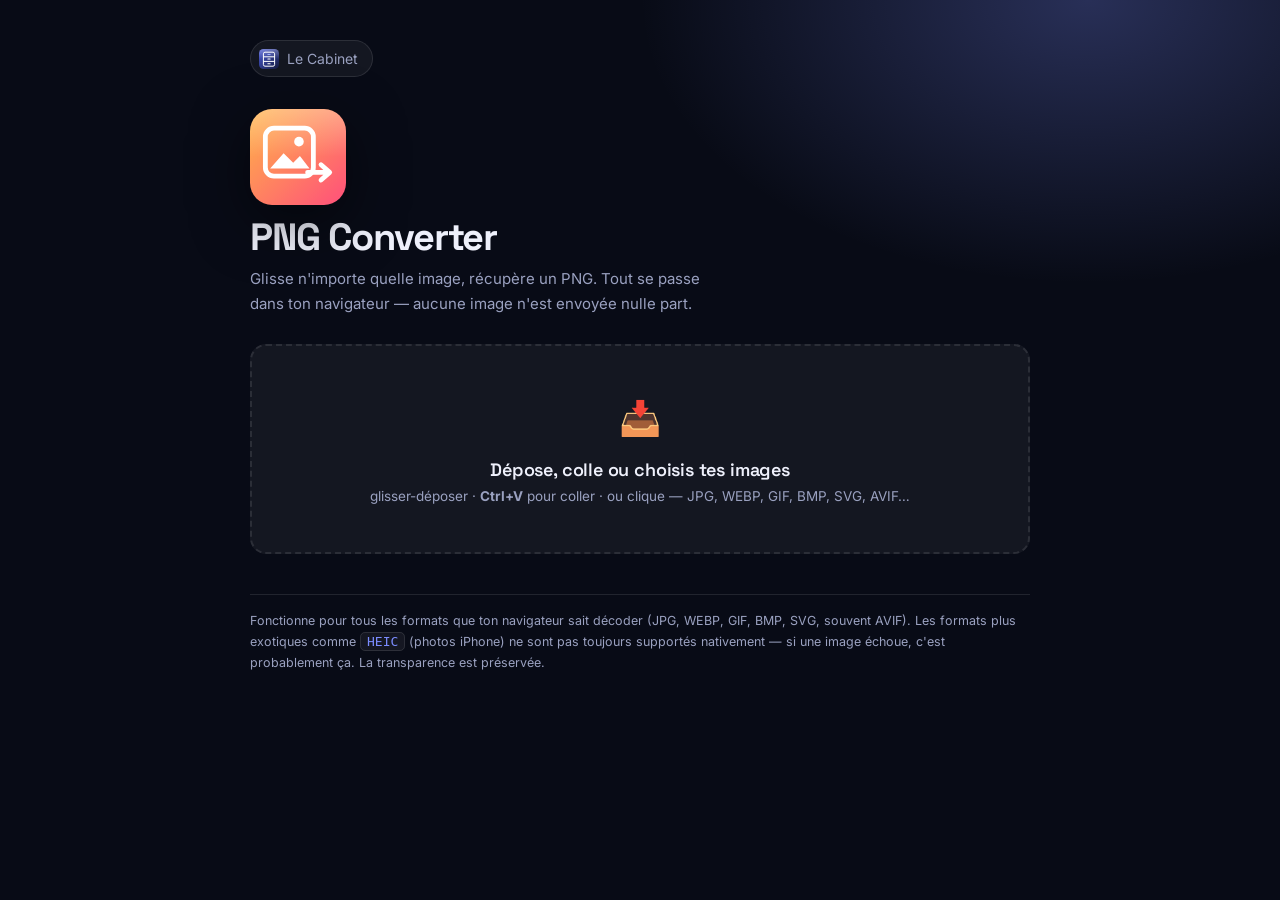
<file: projects/png-converter/index.html>
<!DOCTYPE html>
<html lang="fr">
<head>
<meta charset="UTF-8" />
<meta name="viewport" content="width=device-width, initial-scale=1.0" />
<title>PNG Converter · Le Cabinet</title>
<link rel="stylesheet" href="../_page.css" />
<style>
  .wrap { max-width:820px; }
  header { margin:0 0 28px; }
  header .appicon { margin-bottom:12px; }
  .sub { color:var(--dim); font-size:15px; margin-top:8px; max-width:52ch; }

  .drop {
    display:block;
    border:2px dashed var(--border); border-radius:16px; padding:44px 24px; text-align:center;
    background:var(--tile); transition:all .18s; cursor:pointer; position:relative;
  }
  .drop:hover, .drop.over { border-color:var(--accent); background:var(--tile2); }
  .drop .big { font-size:34px; }
  .drop h2 { font-size:18px; margin:12px 0 4px; font-weight:600; }
  .drop p { color:var(--dim); font-size:13.5px; }
  .drop input { display:none; }

  .bar { display:flex; gap:10px; align-items:center; flex-wrap:wrap; margin:22px 0 8px; }
  .bar[hidden] { display:none; }
  .bar .count { color:var(--dim); font-size:13px; margin-right:auto; }
  .btn { font-family:inherit; font-size:13.5px; font-weight:600; padding:9px 16px; border-radius:10px; cursor:pointer; border:1px solid var(--border); background:var(--tile); color:var(--text); transition:all .15s; }
  .btn:hover { border-color:var(--border-h); }
  .btn.primary { background:var(--accent); color:#fff; border-color:var(--accent); }
  .btn:disabled { opacity:.4; cursor:not-allowed; }

  .list { display:grid; gap:12px; margin-top:14px; }
  .item { display:flex; gap:14px; align-items:center; background:var(--tile); border:1px solid var(--border); border-radius:12px; padding:12px; }
  .thumb { width:56px; height:56px; border-radius:8px; object-fit:cover; background:#000; flex:none; border:1px solid var(--border); }
  .info { min-width:0; flex:1; }
  .info .name { font-size:14px; font-weight:500; white-space:nowrap; overflow:hidden; text-overflow:ellipsis; }
  .info .meta { font-size:12px; color:var(--dim); margin-top:2px; }
  .status { font-size:12px; padding:3px 9px; border-radius:999px; border:1px solid var(--border); color:var(--dim); flex:none; }
  .status.ok { color:var(--accent); border-color:var(--border-h); }
  .status.err { color:var(--danger); border-color:rgba(248,113,113,.4); }
  .item a.dl { text-decoration:none; }
  .item .x { background:none; border:none; color:var(--dim); cursor:pointer; font-size:18px; padding:4px 8px; }
  .item .x:hover { color:var(--danger); }

  .note { margin-top:26px; color:var(--dim); font-size:12.5px; border-top:1px solid var(--border); padding-top:16px; }
  .note code { background:var(--tile); border:1px solid var(--border); padding:1px 6px; border-radius:5px; color:var(--accent); }
</style>
</head>
<body>
  <div class="wrap">
    <a class="back" href="../../index.html">Le Cabinet</a>
    <header>
      <img class="appicon" src="../../assets/icons/png-converter.svg" alt="" />
      <h1>PNG Converter</h1>
      <p class="sub">Glisse n'importe quelle image, récupère un PNG. Tout se passe dans ton navigateur — aucune image n'est envoyée nulle part.</p>
    </header>

    <label class="drop" id="drop">
      <div class="big">📥</div>
      <h2>Dépose, colle ou choisis tes images</h2>
      <p>glisser-déposer · <b>Ctrl+V</b> pour coller · ou clique — JPG, WEBP, GIF, BMP, SVG, AVIF…</p>
      <input type="file" id="file" accept="image/*" multiple />
    </label>

    <div class="bar" id="bar" hidden>
      <span class="count" id="count"></span>
      <button class="btn" id="clear">Tout effacer</button>
      <button class="btn primary" id="dlAll">Tout télécharger</button>
    </div>

    <div class="list" id="list"></div>

    <p class="note">Fonctionne pour tous les formats que ton navigateur sait décoder (JPG, WEBP, GIF, BMP, SVG, souvent AVIF). Les formats plus exotiques comme <code>HEIC</code> (photos iPhone) ne sont pas toujours supportés nativement — si une image échoue, c'est probablement ça. La transparence est préservée.</p>
  </div>

<script>
const drop = document.getElementById('drop');
const fileInput = document.getElementById('file');
const list = document.getElementById('list');
const bar = document.getElementById('bar');
const countEl = document.getElementById('count');
let items = [];

['dragenter','dragover'].forEach(ev => drop.addEventListener(ev, e => { e.preventDefault(); drop.classList.add('over'); }));
['dragleave','drop'].forEach(ev => drop.addEventListener(ev, e => { e.preventDefault(); drop.classList.remove('over'); }));
drop.addEventListener('drop', e => handleFiles(e.dataTransfer.files));
fileInput.addEventListener('change', e => handleFiles(e.target.files));

// Coller une image depuis le presse-papier (Ctrl+V)
window.addEventListener('paste', e => {
  const files = [];
  const items = (e.clipboardData || window.clipboardData).items || [];
  for (const it of items){
    if (it.kind === 'file' && it.type.startsWith('image/')){
      const f = it.getAsFile();
      if (f) files.push(f);
    }
  }
  if (files.length){
    e.preventDefault();
    handleFiles(files);
  }
});
document.getElementById('clear').addEventListener('click', () => { items = []; render(); });
document.getElementById('dlAll').addEventListener('click', downloadAll);

function baseName(name){ const b = (name||'').replace(/\.[^.]+$/, '').trim(); return b || 'image-collee'; }
function human(b){ return b<1024 ? b+' o' : b<1048576 ? (b/1024).toFixed(0)+' Ko' : (b/1048576).toFixed(1)+' Mo'; }

async function handleFiles(fileList){
  const files = Array.from(fileList).filter(f => f.type.startsWith('image/') || /\.(jpe?g|png|gif|bmp|webp|svg|avif|tiff?)$/i.test(f.name));
  for (const f of files){
    const item = { id: Math.random().toString(36).slice(2), name: f.name, size: f.size, status:'wait', png:null, url:null };
    items.push(item);
    render();
    await convert(f, item);
    render();
  }
}

function convert(file, item){
  return new Promise(resolve => {
    const url = URL.createObjectURL(file);
    const img = new Image();
    img.onload = () => {
      try {
        const canvas = document.createElement('canvas');
        canvas.width = img.naturalWidth || img.width;
        canvas.height = img.naturalHeight || img.height;
        const ctx = canvas.getContext('2d');
        ctx.drawImage(img, 0, 0, canvas.width, canvas.height);
        canvas.toBlob(blob => {
          URL.revokeObjectURL(url);
          if (!blob){ item.status='err'; return resolve(); }
          item.png = blob;
          item.url = URL.createObjectURL(blob);
          item.w = canvas.width; item.h = canvas.height;
          item.status = 'ok';
          resolve();
        }, 'image/png');
      } catch(e){ URL.revokeObjectURL(url); item.status='err'; resolve(); }
    };
    img.onerror = () => { URL.revokeObjectURL(url); item.status='err'; resolve(); };
    img.src = url;
  });
}

function remove(id){ items = items.filter(i => i.id !== id); render(); }

function downloadOne(item){
  const a = document.createElement('a');
  a.href = item.url; a.download = baseName(item.name) + '.png';
  document.body.appendChild(a); a.click(); a.remove();
}
async function downloadAll(){
  for (const it of items.filter(i => i.status==='ok')){ downloadOne(it); await new Promise(r=>setTimeout(r,180)); }
}

function render(){
  bar.hidden = items.length === 0;
  const done = items.filter(i => i.status==='ok').length;
  countEl.textContent = `${items.length} image${items.length>1?'s':''} · ${done} prête${done>1?'s':''}`;
  document.getElementById('dlAll').disabled = done === 0;
  list.innerHTML = '';
  items.forEach(it => {
    const row = document.createElement('div');
    row.className = 'item';
    const statusHtml = it.status==='ok' ? '<span class="status ok">PNG prêt</span>'
      : it.status==='err' ? '<span class="status err">échec</span>'
      : '<span class="status">conversion…</span>';
    const dlHtml = it.status==='ok' ? `<a class="dl" data-dl="${it.id}"><button class="btn primary">PNG ↓</button></a>` : '';
    row.innerHTML = `
      <img class="thumb" src="${it.url || ''}" alt="" ${it.url?'':'style="visibility:hidden"'} />
      <div class="info">
        <div class="name">${it.name}</div>
        <div class="meta">${human(it.size)}${it.w?` · ${it.w}×${it.h}`:''}</div>
      </div>
      ${statusHtml}
      ${dlHtml}
      <button class="x" data-x="${it.id}" title="Retirer">✕</button>`;
    list.appendChild(row);
  });
  list.querySelectorAll('[data-x]').forEach(b => b.onclick = () => remove(b.dataset.x));
  list.querySelectorAll('[data-dl]').forEach(a => a.onclick = () => downloadOne(items.find(i=>i.id===a.dataset.dl)));
}
</script>
</body>
</html>
</file>
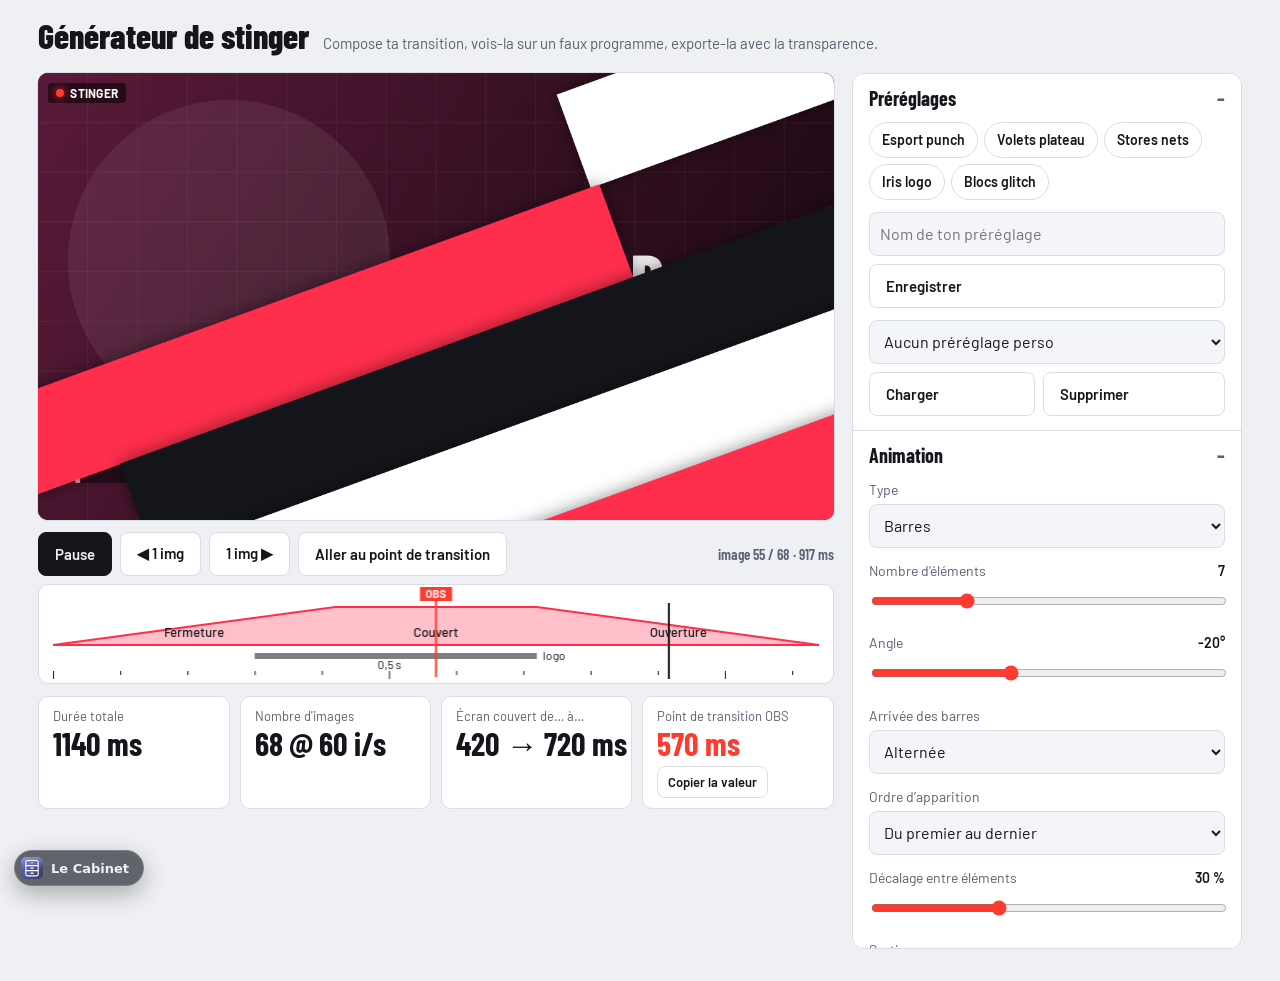
<file: projects/stinger/index.html>
<!DOCTYPE html>
<html lang="fr">
<head>
<meta charset="utf-8">
<meta name="viewport" content="width=device-width, initial-scale=1">
<title>Générateur de stinger · Le Cabinet</title>
<link rel="preconnect" href="https://fonts.googleapis.com">
<link href="https://fonts.googleapis.com/css2?family=Barlow:wght@400;500;600&family=Barlow+Condensed:wght@600;700;800&display=swap" rel="stylesheet">
<style>
/* VOICE: régie de live — précis, direct, outil de travail
   IDEA: un moniteur de prévisu de mélangeur vidéo avec sa timeline et son tally rouge
   PICTURE: le moniteur 16:9 qui joue la transition en boucle, timeline des phases dessous
   COLOUR and TYPE: graphite / blanc cassé, rouge tally pour le point de transition ; Barlow Condensed + Barlow
   LAYOUT: moniteur + timeline à gauche, rack de réglages à droite ; empilé sous 1000px */
:root{color-scheme:light dark;--bg:light-dark(#eef0f3,#0f1115);--panel:light-dark(#ffffff,#181b21);--ink:light-dark(#14161b,#eceef2);--mute:light-dark(#5a6070,#959cab);--line:light-dark(#d9dde4,#2a2f39);--field:light-dark(#f4f5f8,#11141a);--tally:#ff3b30}
:root[data-theme=light]{color-scheme:light}:root[data-theme=dark]{color-scheme:dark}
*{box-sizing:border-box;min-width:0}
body{margin:0;background:var(--bg);color:var(--ink);font:15px/1.5 Barlow,system-ui,sans-serif;overflow-x:clip}
h1,h2,.big{font-family:"Barlow Condensed",Barlow,sans-serif}
header{display:flex;align-items:baseline;gap:14px;flex-wrap:wrap;padding:18px max(3vw,16px) 6px}
h1{margin:0;font-size:34px;line-height:1.05;font-weight:800}
header p{margin:0;color:var(--mute)}
.wrap{display:grid;gap:18px;padding:12px max(3vw,16px) 32px}
@media(min-width:1000px){.wrap{grid-template-columns:minmax(0,1fr) 390px;align-items:start}.panel{position:sticky;top:12px;max-height:calc(100vh - 24px);overflow:auto}}
.mon{position:relative;aspect-ratio:16/9;background:#000;border-radius:10px;overflow:hidden;box-shadow:0 0 0 1px var(--line)}
.mon canvas{position:absolute;inset:0;width:100%;height:100%}
.tallyl{position:absolute;top:10px;left:10px;font:700 12px Barlow;letter-spacing:.02em;color:#fff;background:rgba(0,0,0,.55);padding:3px 8px;border-radius:4px;display:flex;gap:6px;align-items:center}
.tallyl i{width:8px;height:8px;border-radius:50%;background:#555}.tallyl.on i{background:var(--tally);box-shadow:0 0 8px var(--tally)}
.transport{display:flex;flex-wrap:wrap;gap:8px;align-items:center;margin:12px 0 8px}
button,.btn{font:600 15px Barlow;min-height:44px;padding:0 16px;border-radius:8px;border:1px solid var(--line);background:var(--panel);color:var(--ink);cursor:pointer;display:inline-flex;align-items:center;gap:8px}
button:hover,.btn:hover{border-color:var(--mute)}
button:focus-visible,select:focus-visible,input:focus-visible,.btn:focus-within{outline:2px solid var(--tally);outline-offset:2px}
button.pri{background:var(--ink);color:var(--bg);border-color:var(--ink)}
button:disabled{opacity:.45;cursor:not-allowed}
.time{font:600 15px "Barlow Condensed";color:var(--mute);margin-left:auto;white-space:nowrap}
.tl{position:relative;height:100px;background:var(--panel);border:1px solid var(--line);border-radius:10px;cursor:ew-resize;touch-action:none}
.tl canvas{position:absolute;inset:0;width:100%;height:100%}
.stats{display:grid;grid-template-columns:repeat(auto-fit,minmax(150px,1fr));gap:10px;margin-top:12px}
.stat{background:var(--panel);border:1px solid var(--line);border-radius:10px;padding:10px 14px}
.stat span{display:block;color:var(--mute);font-size:13px}
.stat b{font:700 32px/1.1 "Barlow Condensed";white-space:nowrap}
.stat.red b{color:var(--tally)}
.stat button{min-height:32px;padding:0 10px;font-size:13px;margin-top:4px}
.panel{background:var(--panel);border:1px solid var(--line);border-radius:12px}
details{border-bottom:1px solid var(--line)}details:last-child{border-bottom:0}
summary{font:700 20px "Barlow Condensed";padding:12px 16px;cursor:pointer;list-style:none;display:flex;justify-content:space-between}
summary::after{content:"–";color:var(--mute)}details:not([open]) summary::after{content:"+"}
.sec{padding:0 16px 14px;display:grid;gap:12px}
.ctl label{display:flex;justify-content:space-between;gap:8px;font-size:14px;color:var(--mute);margin-bottom:4px}
.ctl output{color:var(--ink);font-weight:600;white-space:nowrap}
select,input[type=text]{width:100%;font:16px Barlow;min-height:44px;padding:0 10px;border-radius:8px;border:1px solid var(--line);background:var(--field);color:var(--ink)}
input[type=range]{width:100%;accent-color:var(--tally);height:28px}
.col{display:flex!important;align-items:center;justify-content:space-between;color:var(--ink)!important}
input[type=color]{width:64px;height:36px;border:1px solid var(--line);border-radius:6px;background:none;padding:2px}
.chk{display:flex;gap:10px;align-items:center;min-height:36px;cursor:pointer}
.chk input{width:20px;height:20px;accent-color:var(--tally)}
.row{display:flex;gap:8px;flex-wrap:wrap}.row>*{flex:1 1 auto}
.btn input{display:none}
.chips{display:flex;flex-wrap:wrap;gap:6px}
.chips button{min-height:36px;font-size:14px;padding:0 12px;border-radius:999px}
.note{font-size:13px;color:var(--mute);margin:0}
pre{overflow-x:auto;background:var(--field);border:1px solid var(--line);border-radius:8px;padding:10px;font-size:13px;margin:0;white-space:pre}
.bar{height:6px;background:var(--field);border-radius:3px;overflow:hidden}.bar i{display:block;height:100%;width:0;background:var(--tally)}
#status{min-height:20px}
[hidden]{display:none!important}
@media(max-width:600px){h1{font-size:28px}.stat b{font-size:26px}}
@media(prefers-reduced-motion:reduce){.tallyl.on i{box-shadow:none}}
</style>
<script src="../_back.js"></script>
</head>
<body>
<header><h1>Générateur de stinger</h1><p>Compose ta transition, vois-la sur un faux programme, exporte-la avec la transparence.</p></header>
<div class="wrap">
<main>
  <div class="mon"><canvas id="pv" width="1280" height="720"></canvas><div class="tallyl" id="tally"><i></i><span id="tallyTxt">SCÈNE A</span></div></div>
  <div class="transport">
    <button class="pri" id="play">Pause</button>
    <button id="prev" aria-label="Image précédente">◀ 1 img</button>
    <button id="next" aria-label="Image suivante">1 img ▶</button>
    <button id="toTrans">Aller au point de transition</button>
    <span class="time" id="time"></span>
  </div>
  <div class="tl" id="tlw"><canvas id="tl"></canvas></div>
  <div class="stats">
    <div class="stat"><span>Durée totale</span><b id="r_total"></b></div>
    <div class="stat"><span>Nombre d'images</span><b id="r_frames"></b></div>
    <div class="stat"><span>Écran couvert de… à…</span><b id="r_cover"></b></div>
    <div class="stat red"><span>Point de transition OBS</span><b id="r_trans"></b><br><button id="copyTrans">Copier la valeur</button></div>
  </div>
</main>
<aside class="panel" id="panel"></aside>
</div>
<script>
{
const DEF={type:'bars',count:7,angle:-20,orient:'h',dir:'alt',order:'normal',stagger:.3,exit:'through',ease:'expo',fps:60,closeMs:420,holdMs:300,openMs:420,transPos:.5,nc:3,c1:'#ff2e4c',c2:'#14151a',c3:'#ffffff',shadow:true,edge:true,logoText:'LIVE',logoColor:'#ffffff',logoX:50,logoY:50,logoSize:28,logoAnim:'pop',logoInMs:260,logoInOff:-120,logoOutMs:200,logoOutOff:0,bg:'synth',res:'1920x1080',speed:1,loop:true};
const KEEP=['logoText','logoColor','logoX','logoY','logoSize','bg','res','speed','loop','fps'];
const PRESETS=[
 {n:'Esport punch',p:{type:'bars',count:7,angle:-20,dir:'alt',order:'normal',stagger:.3,exit:'through',ease:'expo',closeMs:420,holdMs:300,openMs:420,c1:'#ff2e4c',c2:'#14151a',c3:'#ffffff',nc:3,shadow:true,edge:true,logoAnim:'pop'}},
 {n:'Volets plateau',p:{type:'shutters',orient:'h',count:3,order:'normal',stagger:.35,ease:'cubicOut',closeMs:520,holdMs:420,openMs:520,c1:'#0f62fe',c2:'#0b1020',c3:'#e8ecf5',nc:3,shadow:true,edge:true,logoAnim:'fade',logoInOff:-60}},
 {n:'Stores nets',p:{type:'blinds',count:12,angle:0,order:'normal',stagger:.55,exit:'through',ease:'quart',closeMs:460,holdMs:220,openMs:460,c1:'#f5f5f5',c2:'#1b1b1f',nc:2,shadow:false,edge:false,logoAnim:'slide',logoColor:'#111111'}},
 {n:'Iris logo',p:{type:'iris',count:3,order:'normal',stagger:.4,exit:'through',ease:'expo',closeMs:500,holdMs:320,openMs:520,c1:'#ffb703',c2:'#fb5607',c3:'#1d1d1d',nc:3,shadow:true,logoAnim:'spin',logoColor:'#1d1d1d'}},
 {n:'Blocs glitch',p:{type:'blocks',count:16,order:'random',stagger:.75,ease:'cubicOut',closeMs:480,holdMs:260,openMs:480,c1:'#7bdff2',c2:'#0d1b2a',c3:'#ffffff',nc:2,shadow:false,logoAnim:'pop'}}
];
let S={...DEF};
try{const s=JSON.parse(localStorage.getItem('stingerlab.v1')||'null');if(s)S={...DEF,...s}}catch(e){}
let logoImg=null,logoData=null;const sceneImg={A:null,B:null};
try{const d=localStorage.getItem('stingerlab.logo');if(d)loadLogo(d)}catch(e){}

const clamp=(x,a=0,b=1)=>Math.max(a,Math.min(b,x));
const EASE={linear:x=>x,quad:x=>x<.5?2*x*x:1-((-2*x+2)**2)/2,quart:x=>x<.5?8*x**4:1-((-2*x+2)**4)/2,cubicOut:x=>1-(1-x)**3,expo:x=>x<=0?0:x>=1?1:x<.5?(2**(20*x-10))/2:(2-2**(-20*x+10))/2,backOut:x=>{const c=1.70158;return 1+(c+1)*(x-1)**3+c*(x-1)**2}};
const total=()=>S.closeMs+S.holdMs+S.openMs;
const transMs=()=>S.closeMs+S.holdMs*S.transPos;
const fr=ms=>Math.round(ms*S.fps/1000);
const frames=()=>Math.max(1,fr(total()));
const pal=()=>[S.c1,S.c2,S.c3].slice(0,S.nc);
const hash=i=>{const x=Math.sin(i*12.9898+7.13)*43758.5453;return x-Math.floor(x)};
function ordF(b,i){switch(S.order){case'reverse':return 1-b;case'center':return Math.abs(2*b-1);case'edges':return 1-Math.abs(2*b-1);case'random':return hash(i);default:return b}}
const ordI=(i,N)=>ordF(N>1?i/(N-1):0,i);
function phase(t){if(t<S.closeMs)return['in',t/S.closeMs];if(t<S.closeMs+S.holdMs)return['hold',1];return['out',(t-S.closeMs-S.holdMs)/S.openMs]}
function vOf(ph,u,f,lifo,rev){if(ph==='hold')return 0;const st=S.stagger,ff=ph==='out'&&lifo?1-f:f;const e=EASE[S.ease](clamp((u-ff*st)/(1-st)));if(ph==='in')return e-1;return(rev||S.exit==='reverse')?-e:e}
function geo(W,H){const a=S.angle*Math.PI/180,c=Math.abs(Math.cos(a)),s=Math.abs(Math.sin(a));return{a,sx:W*c+H*s,sy:W*s+H*c}}
function shadow(ctx,sc,on){ctx.shadowColor='rgba(0,0,0,.45)';ctx.shadowBlur=on&&S.shadow?40*sc:0;ctx.shadowOffsetX=0;ctx.shadowOffsetY=0}

function stinger(ctx,W,H,t){
 if(t<0||t>=total())return;
 const [ph,u]=phase(t),N=S.count,P=pal(),nc=P.length,sc=W/1920,ew=10*sc;
 ctx.save();
 if(S.type==='bars'||S.type==='blinds'){
  const g=geo(W,H),th=g.sy/N;ctx.translate(W/2,H/2);ctx.rotate(g.a);
  for(let i=0;i<N;i++){
   const v=vOf(ph,u,ordI(i,N),false,false);if(v<=-1||v>=1)continue;const y=-g.sy/2+i*th;
   ctx.fillStyle=P[i%nc];shadow(ctx,sc,true);
   if(S.type==='bars'){
    const d=S.dir==='alt'?(i%2?-1:1):S.dir==='right'?-1:1,x=-g.sx/2+v*g.sx*1.08*d;
    ctx.fillRect(x,y-.5,g.sx,th+1);
    if(S.edge){shadow(ctx,sc,false);ctx.fillStyle=S.c3;ctx.fillRect(d>0?x+g.sx-ew:x,y-.5,ew,th+1)}
   }else{
    const a=1-Math.abs(v),h=th*a;ctx.fillRect(-g.sx/2,(v<=0?y:y+th-h)-.5,g.sx,h+1);
   }
  }
 }else if(S.type==='shutters'){
  const hz=S.orient==='h',half=(hz?W:H)/2;
  for(let i=0;i<N;i++){
   const v=vOf(ph,u,ordI(i,N),true,true);if(v<=-1)continue;
   const a=v*half*1.08,b=half-v*half*1.08;
   ctx.fillStyle=P[(N-1-i)%nc];shadow(ctx,sc,true);
   if(hz){ctx.fillRect(a,0,half+1,H);ctx.fillRect(b-1,0,half+2,H)}else{ctx.fillRect(0,a,W,half+1);ctx.fillRect(0,b-1,W,half+2)}
   if(S.edge&&i===N-1){shadow(ctx,sc,false);ctx.fillStyle=S.c3;
    if(hz){ctx.fillRect(a+half-ew,0,ew,H);ctx.fillRect(b,0,ew,H)}else{ctx.fillRect(0,a+half-ew,W,ew);ctx.fillRect(0,b,W,ew)}}
  }
 }else if(S.type==='iris'){
  const cx=S.logoX/100*W,cy=S.logoY/100*H,R=Math.max(Math.hypot(cx,cy),Math.hypot(W-cx,cy),Math.hypot(cx,H-cy),Math.hypot(W-cx,H-cy))*1.02;
  for(let i=0;i<N;i++){
   const v=vOf(ph,u,ordI(i,N),true,false);ctx.fillStyle=P[(N-1-i)%nc];shadow(ctx,sc,true);ctx.beginPath();
   if(v<=0){const r=R*(1+v);if(r<=0)continue;ctx.arc(cx,cy,r,0,Math.PI*2);ctx.fill()}
   else{const r=R*v;if(r>=R)continue;ctx.arc(cx,cy,R,0,Math.PI*2);ctx.moveTo(cx+r,cy);ctx.arc(cx,cy,r,0,Math.PI*2);ctx.fill('evenodd')}
  }
 }else{
  const cols=Math.max(1,N),cell=W/cols,rows=Math.ceil(H/cell),den=Math.max(1,cols+rows-2);shadow(ctx,sc,false);
  for(let r=0;r<rows;r++)for(let c=0;c<cols;c++){
   const v=vOf(ph,u,ordF((c+r)/den,r*cols+c),false,true),a=1-Math.abs(v);if(a<=0)continue;
   const s=cell*a+1;ctx.fillStyle=P[(c+r)%nc];ctx.fillRect(c*cell+cell/2-s/2,r*cell+cell/2-s/2,s,s);
  }
 }
 ctx.restore();
}

function logo(ctx,W,H,t){
 const tIn=S.closeMs+S.logoInOff,tOut=S.closeMs+S.holdMs+S.logoOutOff;
 if(t<tIn||t>tOut||(!logoImg&&!S.logoText.trim()))return;
 const pi=S.logoInMs?clamp((t-tIn)/S.logoInMs):1,po=S.logoOutMs?clamp((t-(tOut-S.logoOutMs))/S.logoOutMs):0;
 const ei=EASE.cubicOut(pi),eo=EASE.quad(po);let al=1,sc=1,dy=0,rot=0;
 switch(S.logoAnim){
  case'fade':al=ei*(1-eo);break;
  case'pop':sc=Math.max(0,EASE.backOut(pi))*(1-eo);break;
  case'slide':dy=(1-ei)*H*.08-eo*H*.08;al=ei*(1-eo);break;
  case'spin':rot=-(1-ei)*Math.PI/2+eo*Math.PI/2;sc=ei*(1-eo);al=Math.min(1,pi*2)*(1-eo);break;
 }
 if(sc<=.001||al<=0)return;
 const w=W*S.logoSize/100;
 ctx.save();ctx.translate(S.logoX/100*W,S.logoY/100*H+dy);ctx.rotate(rot);ctx.scale(sc,sc);ctx.globalAlpha=al;
 if(logoImg){const h=w*logoImg.naturalHeight/logoImg.naturalWidth;ctx.drawImage(logoImg,-w/2,-h/2,w,h)}
 else{ctx.font='800 100px "Barlow Condensed",sans-serif';const m=ctx.measureText(S.logoText).width||1,fs=Math.min(100*w/m,H*.45);
  ctx.font=`800 ${fs}px "Barlow Condensed",sans-serif`;ctx.textAlign='center';ctx.textBaseline='middle';ctx.fillStyle=S.logoColor;ctx.fillText(S.logoText,0,fs*.04)}
 ctx.restore();
}

function scene(ctx,W,H,k){
 const sc=W/1920,A=k==='A',img=S.bg==='images'?sceneImg[k]:null;
 if(img){const r=Math.max(W/img.naturalWidth,H/img.naturalHeight),w=img.naturalWidth*r,h=img.naturalHeight*r;ctx.drawImage(img,(W-w)/2,(H-h)/2,w,h);return}
 const g=ctx.createLinearGradient(0,0,W,H);g.addColorStop(0,A?'#1c3d5e':'#5a1a39');g.addColorStop(1,A?'#08131e':'#16070f');ctx.fillStyle=g;ctx.fillRect(0,0,W,H);
 ctx.strokeStyle='rgba(255,255,255,.06)';ctx.lineWidth=2*sc;ctx.beginPath();
 for(let x=0;x<W;x+=120*sc){ctx.moveTo(x,0);ctx.lineTo(x,H)}for(let y=0;y<H;y+=120*sc){ctx.moveTo(0,y);ctx.lineTo(W,y)}ctx.stroke();
 ctx.fillStyle='rgba(255,255,255,.07)';ctx.beginPath();ctx.arc(W*(A?.78:.24),H*.42,H*.36,0,Math.PI*2);ctx.fill();
 ctx.fillStyle='rgba(255,255,255,.92)';ctx.textAlign='left';ctx.textBaseline='alphabetic';
 ctx.font=`800 ${170*sc}px "Barlow Condensed",sans-serif`;ctx.fillText('SCÈNE '+k,(A?120:1000)*sc,H*.52);
 ctx.font=`600 ${44*sc}px Barlow,sans-serif`;ctx.fillStyle='rgba(255,255,255,.6)';ctx.fillText(A?'Caméra plateau':'Gameplay',(A?126:1006)*sc,H*.52+64*sc);
 ctx.fillStyle='rgba(0,0,0,.45)';ctx.fillRect(90*sc,H-200*sc,720*sc,110*sc);ctx.fillStyle=A?'#4cc9f0':'#ff8fab';ctx.fillRect(90*sc,H-200*sc,12*sc,110*sc);
}
function checker(ctx,W,H){const s=40*W/1920;for(let y=0;y*s<H;y++)for(let x=0;x*s<W;x++){ctx.fillStyle=(x+y)%2?'#3a3a3a':'#2a2a2a';ctx.fillRect(x*s,y*s,s+1,s+1)}}

function frame(ctx,W,H,t,bg){
 ctx.clearRect(0,0,W,H);
 if(bg){if(S.bg==='checker')checker(ctx,W,H);else scene(ctx,W,H,t<transMs()?'A':'B')}
 stinger(ctx,W,H,t);logo(ctx,W,H,t);
}

/* ---------- panneau ---------- */
const ms=v=>`${v} ms · ${fr(v)} img`;
const vis={angle:()=>['bars','blinds'].includes(S.type),orient:()=>S.type==='shutters',dir:()=>S.type==='bars',exit:()=>['bars','blinds','iris'].includes(S.type),
 c2:()=>S.nc>=2,c3:()=>S.nc>=3||(S.edge&&['bars','shutters'].includes(S.type)),edge:()=>['bars','shutters'].includes(S.type),shadow:()=>S.type!=='blocks',
 logoText:()=>!logoImg,logoColor:()=>!logoImg,scenes:()=>S.bg==='images'};
const SEC=[
 {t:'Préréglages',html:`<div class="chips">${PRESETS.map((p,i)=>`<button data-preset="${i}">${p.n}</button>`).join('')}</div>
  <div class="row"><input type="text" id="presetName" placeholder="Nom de ton préréglage"><button id="presetSave">Enregistrer</button></div>
  <div class="row"><select id="presetList"></select><button id="presetLoad">Charger</button><button id="presetDel">Supprimer</button></div>`},
 {t:'Animation',c:[
  {id:'type',l:'Type',k:'sel',o:[['bars','Barres'],['shutters','Volets'],['blinds','Stores'],['iris','Iris'],['blocks','Blocs']]},
  {id:'count',l:"Nombre d'éléments",k:'rng',min:1,max:24,step:1,f:v=>S.type==='shutters'?v+' couche'+(v>1?'s':'')+' / volet':S.type==='iris'?v+' anneau'+(v>1?'x':''):S.type==='blocks'?v+' colonnes':v},
  {id:'angle',l:'Angle',k:'rng',min:-90,max:90,step:5,f:v=>v+'°'},
  {id:'orient',l:'Sens des volets',k:'sel',o:[['h','Gauche / droite'],['v','Haut / bas']]},
  {id:'dir',l:'Arrivée des barres',k:'sel',o:[['left','Toutes du même côté'],['right','Toutes de l’autre côté'],['alt','Alternée']]},
  {id:'order',l:'Ordre d’apparition',k:'sel',o:[['normal','Du premier au dernier'],['reverse','Du dernier au premier'],['center','Du centre vers les bords'],['edges','Des bords vers le centre'],['random','Aléatoire']]},
  {id:'stagger',l:'Décalage entre éléments',k:'rng',min:0,max:.85,step:.01,f:v=>Math.round(v*100)+' %'},
  {id:'exit',l:'Sortie',k:'sel',o:[['through','Traversée (continue sa course)'],['reverse','Retour (se rouvre)']]},
  {id:'ease',l:'Courbe de mouvement',k:'sel',o:[['expo','Expo (nerveux)'],['quart','Accéléré / freiné'],['cubicOut','Freinage'],['quad','Douce'],['linear','Linéaire']]}]},
 {t:'Timing',c:[
  {id:'fps',l:'Images par seconde',k:'sel',num:1,o:[[24,'24 i/s'],[25,'25 i/s'],[30,'30 i/s'],[50,'50 i/s'],[60,'60 i/s']]},
  {id:'closeMs',l:'Fermeture (jusqu’à écran couvert)',k:'rng',min:80,max:2000,step:10,f:ms},
  {id:'holdMs',l:'Écran couvert (maintien)',k:'rng',min:0,max:2000,step:10,f:ms},
  {id:'openMs',l:'Ouverture',k:'rng',min:80,max:2000,step:10,f:ms},
  {id:'transPos',l:'Point de transition dans le maintien',k:'rng',min:0,max:1,step:.01,f:()=>Math.round(transMs())+' ms'}]},
 {t:'Couleurs',c:[
  {id:'nc',l:'Couleurs utilisées',k:'sel',num:1,o:[[1,'1 couleur'],[2,'2 couleurs'],[3,'3 couleurs']]},
  {id:'c1',l:'Couleur principale',k:'col'},{id:'c2',l:'Couleur 2',k:'col'},{id:'c3',l:'Couleur 3 / liseré',k:'col'},
  {id:'edge',l:'Liseré sur le bord d’attaque',k:'chk'},{id:'shadow',l:'Ombre portée',k:'chk'}]},
 {t:'Logo',html:`<div class="row"><label class="btn">Importer un logo (PNG, SVG)<input type="file" id="f_logo" accept="image/*"></label><button id="logoClear">Retirer</button></div><p class="note" id="logoNote"></p>`,c:[
  {id:'logoText',l:'Texte (si pas de logo)',k:'txt'},{id:'logoColor',l:'Couleur du texte',k:'col'},
  {id:'logoX',l:'Position horizontale',k:'rng',min:0,max:100,step:1,f:v=>v+' %'},
  {id:'logoY',l:'Position verticale',k:'rng',min:0,max:100,step:1,f:v=>v+' %'},
  {id:'logoSize',l:'Largeur',k:'rng',min:5,max:90,step:1,f:v=>v+' % de l’écran'},
  {id:'logoAnim',l:'Apparition',k:'sel',o:[['pop','Pop (zoom rebond)'],['fade','Fondu'],['slide','Glisse vers le haut'],['spin','Rotation + zoom'],['none','Coupe franche']]},
  {id:'logoInOff',l:'Début d’entrée / écran couvert',k:'rng',min:-1000,max:1000,step:10,f:v=>(v>0?'+':'')+v+' ms'},
  {id:'logoInMs',l:'Durée d’entrée',k:'rng',min:0,max:1000,step:10,f:ms},
  {id:'logoOutOff',l:'Fin de sortie / début d’ouverture',k:'rng',min:-1000,max:1000,step:10,f:v=>(v>0?'+':'')+v+' ms'},
  {id:'logoOutMs',l:'Durée de sortie',k:'rng',min:0,max:1000,step:10,f:ms}]},
 {t:'Aperçu',c:[
  {id:'bg',l:'Fond de prévisualisation',k:'sel',o:[['synth','Faux programme A → B'],['images','Mes images A → B'],['checker','Damier (transparence)']]},
  {id:'scenes',k:'html',html:`<div class="row"><label class="btn">Image scène A<input type="file" id="f_A" accept="image/*"></label><label class="btn">Image scène B<input type="file" id="f_B" accept="image/*"></label></div>`},
  {id:'speed',l:'Vitesse de lecture',k:'sel',num:1,o:[[.25,'× 0,25'],[.5,'× 0,5'],[1,'× 1'],[2,'× 2']]},
  {id:'loop',l:'Lecture en boucle',k:'chk'}]},
 {t:'Export',c:[{id:'res',l:'Résolution',k:'sel',o:[['1280x720','1280 × 720'],['1920x1080','1920 × 1080'],['2560x1440','2560 × 1440'],['3840x2160','3840 × 2160']]}],
  html:`<button class="pri" id="expPng">Séquence PNG en .zip (transparence garantie)</button>
  <button id="expWebm">Vidéo WebM (enregistrée en temps réel)</button>
  <div class="row"><button id="expJson">Exporter les réglages</button><label class="btn">Importer des réglages<input type="file" id="f_json" accept=".json,application/json"></label></div>
  <div class="bar"><i id="prog"></i></div><p class="note" id="status" role="status"></p>
  <p class="note">Le WebM garde la transparence selon le navigateur (Chrome en général). Pour être sûr, prends la séquence PNG et convertis-la :</p>
  <pre id="ff"></pre><button id="copyFf">Copier les commandes ffmpeg</button>`}
];
const ctlHTML=c=>{
 const sh=`class="ctl" data-id="${c.id}"`;
 if(c.k==='html')return `<div ${sh}>${c.html}</div>`;
 if(c.k==='rng')return `<div ${sh}><label for="c_${c.id}"><span>${c.l}</span><output id="o_${c.id}"></output></label><input type="range" id="c_${c.id}" min="${c.min}" max="${c.max}" step="${c.step}"></div>`;
 if(c.k==='sel')return `<div ${sh}><label for="c_${c.id}"><span>${c.l}</span></label><select id="c_${c.id}">${c.o.map(o=>`<option value="${o[0]}">${o[1]}</option>`).join('')}</select></div>`;
 if(c.k==='col')return `<div ${sh}><label class="col" for="c_${c.id}"><span>${c.l}</span><input type="color" id="c_${c.id}"></label></div>`;
 if(c.k==='chk')return `<div ${sh}><label class="chk"><input type="checkbox" id="c_${c.id}"><span>${c.l}</span></label></div>`;
 return `<div ${sh}><label for="c_${c.id}"><span>${c.l}</span></label><input type="text" id="c_${c.id}" maxlength="40"></div>`;
};
const panel=document.getElementById('panel');
panel.innerHTML=SEC.map((s,i)=>`<details ${i<5||i===6?'open':''}><summary>${s.t}</summary><div class="sec">${(s.c||[]).map(ctlHTML).join('')}${s.html||''}</div></details>`).join('');
const CTL={};SEC.forEach(s=>(s.c||[]).forEach(c=>{if(c.k!=='html')CTL[c.id]=c}));
const $=id=>document.getElementById(id);

function syncUI(){
 for(const id in CTL){const c=CTL[id],el=$('c_'+id);if(c.k==='chk')el.checked=!!S[id];else el.value=S[id];}
 syncOut();
}
function syncOut(){
 for(const id in CTL){const c=CTL[id];if(c.f)$('o_'+id).textContent=c.f(S[id]);}
 panel.querySelectorAll('.ctl').forEach(d=>{const f=vis[d.dataset.id];d.hidden=f?!f():false});
 $('logoNote').textContent=logoImg?`Logo chargé (${logoImg.naturalWidth} × ${logoImg.naturalHeight}). Le texte est remplacé par l’image.`:'Sans logo importé, le texte ci-dessous sert de logo.';
 const F=S.fps;
 $('ff').textContent=`# WebM VP9 avec alpha (OBS)\nffmpeg -framerate ${F} -i stinger_%05d.png -c:v libvpx-vp9 -pix_fmt yuva420p -b:v 0 -crf 18 -auto-alt-ref 0 stinger.webm\n\n# ProRes 4444 avec alpha (.mov, vMix / montage)\nffmpeg -framerate ${F} -i stinger_%05d.png -c:v prores_ks -profile:v 4444 -pix_fmt yuva444p10le stinger.mov`;
 $('r_total').textContent=total()+' ms';
 $('r_frames').textContent=`${frames()} @ ${F} i/s`;
 $('r_cover').textContent=`${S.closeMs} → ${S.closeMs+S.holdMs} ms`;
 $('r_trans').textContent=`${Math.round(transMs())} ms`;
}
let saveT;
function persist(){clearTimeout(saveT);saveT=setTimeout(()=>{try{localStorage.setItem('stingerlab.v1',JSON.stringify(S))}catch(e){}},300)}
function after(){syncOut();persist();if(pt>total()+PAD)pt=total();drawTL();if(!playing)render()}
panel.addEventListener('input',e=>{
 const id=e.target.id;if(!id.startsWith('c_'))return;const k=id.slice(2),c=CTL[k];if(!c)return;
 S[k]=c.k==='chk'?e.target.checked:(c.k==='rng'||c.num)?Number(e.target.value):e.target.value;
 after();
});

/* ---------- images ---------- */
function readFile(file,cb){const r=new FileReader();r.onload=()=>cb(r.result);r.readAsDataURL(file)}
function loadImg(src,cb){const im=new Image();im.onload=()=>cb(im);im.src=src}
function loadLogo(d){loadImg(d,im=>{logoImg=im;logoData=d;if(typeof after==='function')after()})}
$('f_logo').addEventListener('change',e=>{const f=e.target.files[0];if(!f)return;readFile(f,d=>{loadLogo(d);try{localStorage.setItem('stingerlab.logo',d)}catch(err){}});e.target.value=''});
$('logoClear').addEventListener('click',()=>{logoImg=null;logoData=null;try{localStorage.removeItem('stingerlab.logo')}catch(e){}after()});
['A','B'].forEach(k=>$('f_'+k).addEventListener('change',e=>{const f=e.target.files[0];if(!f)return;readFile(f,d=>loadImg(d,im=>{sceneImg[k]=im;after()}));e.target.value=''}));

/* ---------- préréglages ---------- */
function applyPreset(p){const keep={};KEEP.forEach(k=>keep[k]=S[k]);S={...DEF,...keep,...p};syncUI();after()}
panel.addEventListener('click',e=>{const b=e.target.closest('[data-preset]');if(b)applyPreset(PRESETS[+b.dataset.preset].p)});
const userP=()=>{try{return JSON.parse(localStorage.getItem('stingerlab.presets')||'{}')}catch(e){return{}}};
function listP(){const u=userP(),names=Object.keys(u),sel=$('presetList');sel.innerHTML='';
 if(!names.length){const o=document.createElement('option');o.textContent='Aucun préréglage perso';o.value='';sel.appendChild(o)}
 names.forEach(n=>{const o=document.createElement('option');o.value=n;o.textContent=n;sel.appendChild(o)})}
$('presetSave').addEventListener('click',()=>{const n=$('presetName').value.trim()||('Stinger '+new Date().toLocaleTimeString('fr-FR'));const u=userP();u[n]={...S};try{localStorage.setItem('stingerlab.presets',JSON.stringify(u));status('Préréglage « '+n+' » enregistré dans ce navigateur.')}catch(e){status('Impossible d’enregistrer ici : exporte plutôt les réglages en .json.')}$('presetName').value='';listP()});
$('presetLoad').addEventListener('click',()=>{const n=$('presetList').value,u=userP();if(u[n]){S={...DEF,...u[n]};syncUI();after()}});
$('presetDel').addEventListener('click',()=>{const n=$('presetList').value,u=userP();if(!u[n])return;delete u[n];try{localStorage.setItem('stingerlab.presets',JSON.stringify(u))}catch(e){}listP()});

/* ---------- prévisu ---------- */
const pv=$('pv'),pctx=pv.getContext('2d'),PAD=500;
let pt=0,playing=true,last=0;
function render(){
 frame(pctx,pv.width,pv.height,pt,true);
 const tot=total(),inT=pt>=0&&pt<tot;$('tally').classList.toggle('on',inT);
 $('tallyTxt').textContent=inT?'STINGER':(pt<transMs()?'SCÈNE A':'SCÈNE B');
 const t=clamp(pt,0,tot);$('time').textContent=`image ${Math.min(frames(),fr(t))} / ${frames()} · ${Math.round(t)} ms`;
 drawTL();
}
function loop(now){
 if(playing){const dt=last?now-last:0;pt+=dt*S.speed;
  if(pt>total()+PAD){if(S.loop)pt=-PAD;else{pt=total()+PAD;setPlay(false)}}
  render()}
 last=now;requestAnimationFrame(loop);
}
function setPlay(p){playing=p;$('play').textContent=p?'Pause':'Lecture';if(p&&pt>=total()+PAD)pt=-PAD}
$('play').addEventListener('click',()=>setPlay(!playing));
const step=d=>{setPlay(false);pt=clamp(fr(clamp(pt,0,total()))*1000/S.fps+d*1000/S.fps,0,total());render()};
$('prev').addEventListener('click',()=>step(-1));$('next').addEventListener('click',()=>step(1));
$('toTrans').addEventListener('click',()=>{setPlay(false);pt=transMs();render()});
document.addEventListener('keydown',e=>{if(/INPUT|SELECT|TEXTAREA/.test(e.target.tagName))return;
 if(e.code==='Space'){e.preventDefault();setPlay(!playing)}else if(e.key==='ArrowLeft'){e.preventDefault();step(-1)}else if(e.key==='ArrowRight'){e.preventDefault();step(1)}});

/* ---------- timeline ---------- */
const tl=$('tl'),tlw=$('tlw');
function drawTL(){
 const dpr=devicePixelRatio||1,w=tl.clientWidth,h=tl.clientHeight;if(!w)return;
 if(tl.width!==Math.round(w*dpr)){tl.width=Math.round(w*dpr);tl.height=Math.round(h*dpr)}
 const c=tl.getContext('2d');c.setTransform(dpr,0,0,dpr,0,0);c.clearRect(0,0,w,h);
 const cs=getComputedStyle(document.body),ink=cs.color,mute=cs.getPropertyValue('--mute').trim()||'#888';
 const tot=total(),pad=14,X=t=>pad+clamp(t/tot)*(w-2*pad),C=S.closeMs,Hd=S.holdMs,y0=22,y1=60;
 c.globalAlpha=.3;c.fillStyle=S.c1;c.beginPath();c.moveTo(X(0),y1);c.lineTo(X(C),y0);c.lineTo(X(C+Hd),y0);c.lineTo(X(tot),y1);c.closePath();c.fill();
 c.globalAlpha=1;c.strokeStyle=S.c1;c.lineWidth=2;c.stroke();
 c.font='500 13px Barlow,sans-serif';c.fillStyle=ink;c.textAlign='center';c.textBaseline='middle';
 [[0,C,'Fermeture'],[C,C+Hd,'Couvert'],[C+Hd,tot,'Ouverture']].forEach(([a,b,l])=>{const xa=X(a),xb=X(b);if(xb-xa>c.measureText(l).width+12)c.fillText(l,(xa+xb)/2,y1-12)});
 const tIn=C+S.logoInOff,tOut=C+Hd+S.logoOutOff;
 if(tOut>tIn&&(logoImg||S.logoText.trim())){c.globalAlpha=.55;c.fillStyle=ink;c.fillRect(X(tIn),68,Math.max(2,X(tOut)-X(tIn)),6);c.globalAlpha=1;
  c.textAlign='left';c.fillStyle=mute;c.font='12px Barlow,sans-serif';const lx=X(tOut)+6;if(lx<w-34)c.fillText('logo',lx,71)}
 c.fillStyle=mute;c.textAlign='center';c.font='12px Barlow,sans-serif';
 for(let t=0;t<=tot;t+=100){const x=X(t);c.fillRect(x,86,1,t%500?4:8);if(t%500===0&&t&&tot-t>150)c.fillText((t/1000).toLocaleString('fr-FR')+' s',x,80)}
 const tx=X(transMs());c.fillStyle='#ff3b30';c.fillRect(tx-1,14,2,h-20);c.font='700 11px Barlow,sans-serif';c.fillRect(tx-16,2,32,14);c.fillStyle='#fff';c.fillText('OBS',tx,9.5);
 if(pt>=0&&pt<=tot){const px=X(pt);c.fillStyle=ink;c.fillRect(px-1,18,2,h-22)}
}
const seek=e=>{const r=tlw.getBoundingClientRect();pt=clamp((e.clientX-r.left-14)/(r.width-28))*total();render()};
tlw.addEventListener('pointerdown',e=>{setPlay(false);tlw.setPointerCapture(e.pointerId);seek(e)});
tlw.addEventListener('pointermove',e=>{if(tlw.hasPointerCapture(e.pointerId))seek(e)});
const ro=new ResizeObserver(()=>drawTL());ro.observe(tlw);

/* ---------- export ---------- */
let DL=null,busy=false;
(async()=>{try{DL=await window.claude?.use?.('downloads')}catch(e){}})();
function status(t){$('status').textContent=t}
const prog=p=>$('prog').style.width=(p*100).toFixed(1)+'%';
async function save(name,data){
 if(DL){try{await DL.save({filename:name,data});status('Enregistré : '+name);return}catch(e){status(e&&e.code==='declined'?'Enregistrement annulé.':'Enregistrement impossible ici ('+(e&&e.code||'erreur')+').');return}}
 try{const a=document.createElement('a');a.href=URL.createObjectURL(data instanceof Blob?data:new Blob([data]));a.download=name;document.body.appendChild(a);a.click();a.remove();setTimeout(()=>URL.revokeObjectURL(a.href),5000);status('Téléchargement lancé : '+name)}catch(e){status('Le téléchargement est bloqué dans cette vue.')}
}
const CRC=(()=>{const t=new Uint32Array(256);for(let n=0;n<256;n++){let c=n;for(let k=0;k<8;k++)c=c&1?0xEDB88320^(c>>>1):c>>>1;t[n]=c>>>0}return t})();
const crc32=b=>{let c=0xFFFFFFFF;for(let i=0;i<b.length;i++)c=CRC[(c^b[i])&255]^(c>>>8);return(c^0xFFFFFFFF)>>>0};
function zip(files){
 const enc=new TextEncoder(),parts=[],cd=[];let off=0;
 for(const f of files){
  const nm=enc.encode(f.name),d=f.data,crc=crc32(d),h=new DataView(new ArrayBuffer(30));
  h.setUint32(0,0x04034b50,true);h.setUint16(4,20,true);h.setUint16(12,33,true);h.setUint32(14,crc,true);h.setUint32(18,d.length,true);h.setUint32(22,d.length,true);h.setUint16(26,nm.length,true);
  parts.push(h,nm,d);
  const c=new DataView(new ArrayBuffer(46));c.setUint32(0,0x02014b50,true);c.setUint16(4,20,true);c.setUint16(6,20,true);c.setUint16(14,33,true);c.setUint32(16,crc,true);c.setUint32(20,d.length,true);c.setUint32(24,d.length,true);c.setUint16(28,nm.length,true);c.setUint32(42,off,true);
  cd.push(c,nm);off+=30+nm.length+d.length;
 }
 const cdSize=cd.reduce((s,p)=>s+p.byteLength,0),e=new DataView(new ArrayBuffer(22));
 e.setUint32(0,0x06054b50,true);e.setUint16(8,files.length,true);e.setUint16(10,files.length,true);e.setUint32(12,cdSize,true);e.setUint32(16,off,true);
 return new Blob([...parts,...cd,e],{type:'application/zip'});
}
const baseName=()=>`stinger_${S.type}_${S.res.split('x')[1]}p${S.fps}`;
const readme=()=>`Stinger — ${S.res.replace('x',' × ')} — ${S.fps} i/s — ${frames()} images — ${total()} ms\nÉcran couvert : de ${S.closeMs} à ${S.closeMs+S.holdMs} ms\nPoint de transition OBS : ${Math.round(transMs())} ms (image ${fr(transMs())})\n\nDans OBS : Transitions > Stinger > fichier vidéo, puis « Type de point de transition : Temps (millisecondes) » = ${Math.round(transMs())}.\n\n${$('ff').textContent}\n`;
function lock(b){busy=b;['expPng','expWebm','expJson'].forEach(i=>$(i).disabled=b)}
$('expPng').addEventListener('click',async()=>{
 if(busy)return;lock(true);try{
  const [W,H]=S.res.split('x').map(Number),cv=document.createElement('canvas');cv.width=W;cv.height=H;const ctx=cv.getContext('2d'),n=frames(),files=[];
  for(let f=0;f<n;f++){frame(ctx,W,H,f*1000/S.fps,false);const b=await new Promise(r=>cv.toBlob(r,'image/png'));files.push({name:`stinger_${String(f).padStart(5,'0')}.png`,data:new Uint8Array(await b.arrayBuffer())});prog((f+1)/n);status(`Rendu image ${f+1} / ${n}…`)}
  const enc=new TextEncoder();files.push({name:'LISEZMOI.txt',data:enc.encode(readme())},{name:'reglages.json',data:enc.encode(JSON.stringify(S,null,1))});
  status('Compression…');await save(baseName()+'_png.zip',zip(files));
 }catch(e){status('Erreur pendant l’export : '+e.message)}finally{lock(false)}
});
$('expWebm').addEventListener('click',async()=>{
 if(busy)return;if(!window.MediaRecorder){status('Ce navigateur ne sait pas enregistrer de vidéo : utilise la séquence PNG.');return}
 lock(true);const cv=document.createElement('canvas');try{
  const [W,H]=S.res.split('x').map(Number);cv.width=W;cv.height=H;cv.style.cssText='position:fixed;left:-99999px;top:0';document.body.appendChild(cv);
  const ctx=cv.getContext('2d'),mime=['video/webm;codecs=vp9','video/webm;codecs=vp8','video/webm'].find(m=>MediaRecorder.isTypeSupported(m));
  if(!mime)throw new Error('WebM non supporté');
  const rec=new MediaRecorder(cv.captureStream(S.fps),{mimeType:mime,videoBitsPerSecond:30e6}),chunks=[];
  rec.ondataavailable=e=>e.data.size&&chunks.push(e.data);const stopped=new Promise(r=>rec.onstop=r);
  frame(ctx,W,H,0,false);rec.start();const t0=performance.now(),tot=total();
  await new Promise(res=>{const tick=()=>{const t=performance.now()-t0;frame(ctx,W,H,t,false);prog(clamp(t/tot));status('Enregistrement en temps réel… garde cet onglet au premier plan.');if(t>=tot+80)res();else requestAnimationFrame(tick)};requestAnimationFrame(tick)});
  rec.stop();await stopped;await save(baseName()+'.webm',new Blob(chunks,{type:'video/webm'}));
 }catch(e){status('Erreur pendant l’export : '+e.message)}finally{cv.remove();lock(false)}
});
$('expJson').addEventListener('click',()=>save(baseName()+'_reglages.json',JSON.stringify({...S,logoData},null,1)));
$('f_json').addEventListener('change',e=>{const f=e.target.files[0];if(!f)return;const r=new FileReader();r.onload=()=>{try{const o=JSON.parse(r.result);const {logoData:ld,...rest}=o;S={...DEF,...rest};if(typeof ld==='string'&&ld.startsWith('data:image/'))loadLogo(ld);syncUI();after();status('Réglages importés.')}catch(err){status('Fichier de réglages illisible.')}};r.readAsText(f);e.target.value=''});
async function copy(txt,btn){try{await navigator.clipboard.writeText(txt);const o=btn.textContent;btn.textContent='Copié';setTimeout(()=>btn.textContent=o,1200)}catch(e){status('Copie refusée : sélectionne le texte à la main.')}}
$('copyTrans').addEventListener('click',e=>copy(String(Math.round(transMs())),e.currentTarget));
$('copyFf').addEventListener('click',e=>copy($('ff').textContent,e.currentTarget));

listP();syncUI();drawTL();render();
(document.fonts?document.fonts.ready:Promise.resolve()).then(()=>{render()});
requestAnimationFrame(loop);
}
</script>
</body>
</html>
</file>
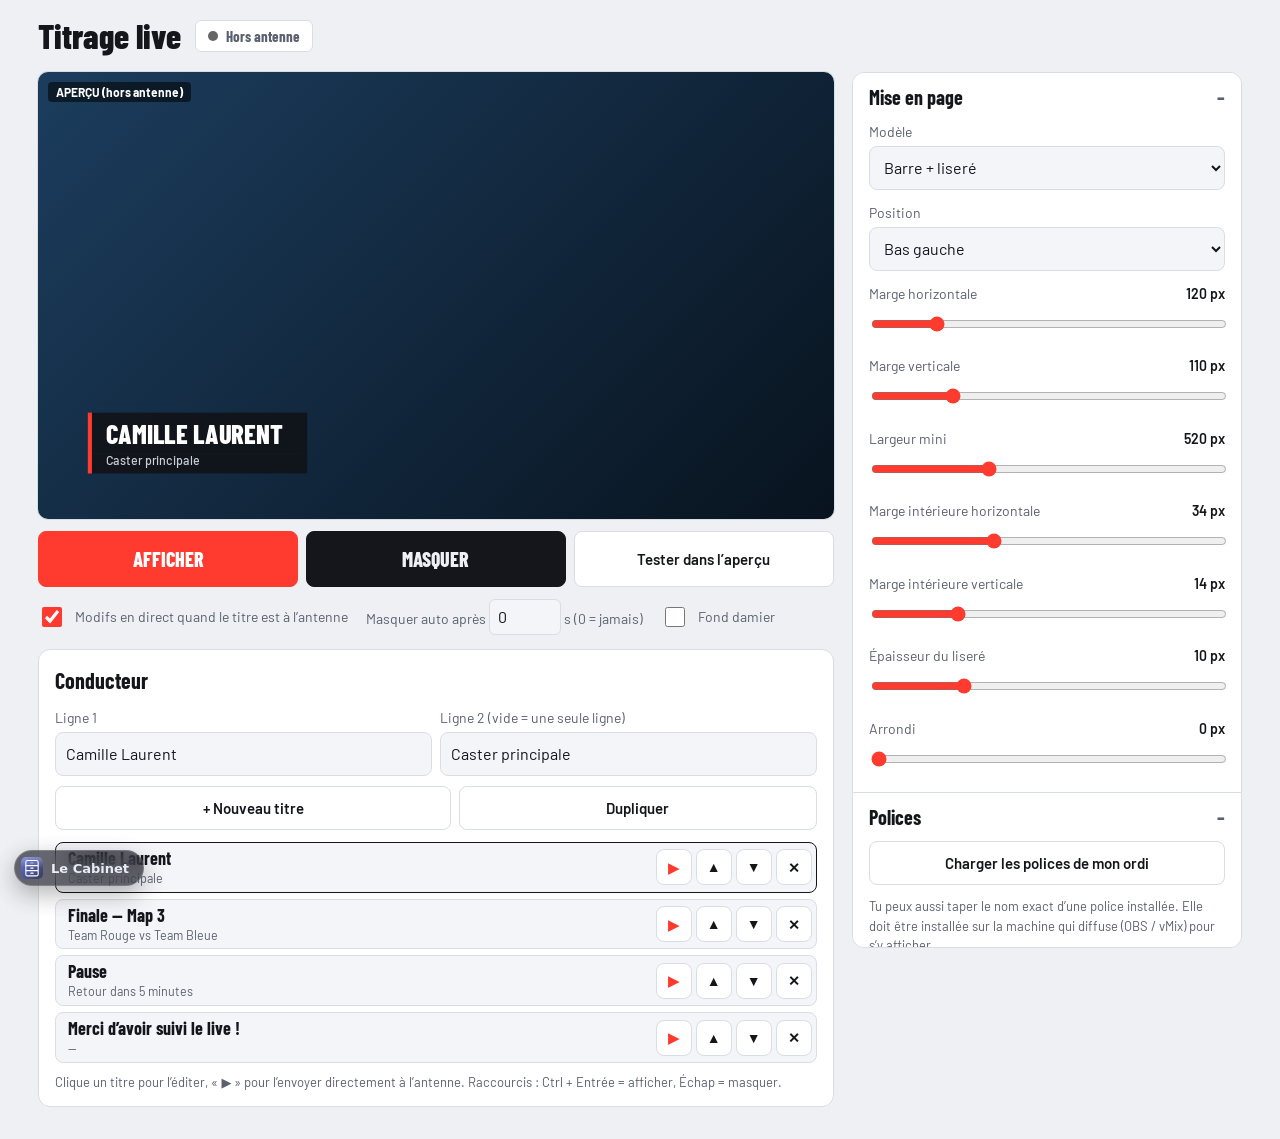
<file: projects/titrage/index.html>
<!DOCTYPE html>
<html lang="fr">
<head>
<meta charset="utf-8">
<meta name="viewport" content="width=device-width, initial-scale=1">
<title>Titrage live · Le Cabinet</title>
<link rel="preconnect" href="https://fonts.googleapis.com">
<link href="https://fonts.googleapis.com/css2?family=Barlow:wght@400;500;600&family=Barlow+Condensed:wght@400;500;600;700;800;900&display=swap" rel="stylesheet">
<style>
/* VOICE: pupitre de régie — net, rapide, lisible en plein direct
   IDEA: le pupitre d'un générateur de titres broadcast : un conducteur de titres, un bouton antenne, un retour programme
   PICTURE: le retour 16:9 avec le titre en place, tally rouge quand c'est à l'antenne
   COLOUR and TYPE: graphite / blanc cassé, rouge tally pour l'antenne ; Barlow Condensed + Barlow
   LAYOUT: retour + boutons antenne + conducteur à gauche, réglages de style à droite ; empilé sous 1000px */
:root{color-scheme:light dark;--bg:light-dark(#eef0f3,#0f1115);--panel:light-dark(#ffffff,#181b21);--ink:light-dark(#14161b,#eceef2);--mute:light-dark(#5a6070,#959cab);--line:light-dark(#d9dde4,#2a2f39);--field:light-dark(#f4f5f8,#11141a);--tally:#ff3b30}
:root[data-theme=light]{color-scheme:light}:root[data-theme=dark]{color-scheme:dark}
*{box-sizing:border-box;min-width:0}
body{margin:0;background:var(--bg);color:var(--ink);font:15px/1.5 Barlow,system-ui,sans-serif;overflow-x:clip}
/* ---- rendu du titre (partagé contrôle / sortie) ---- */
.stage{position:absolute;left:0;top:0;width:1920px;height:1080px;transform-origin:0 0;overflow:hidden;pointer-events:none}
.anchor{position:absolute}
.lt{visibility:hidden;display:grid;justify-items:start}
.lt .b{background:var(--bgc);padding:var(--py) var(--px);border-radius:var(--rad)}
.lt .l1,.lt .l2{display:block;white-space:nowrap;line-height:1.12}
.lt .l1{font-family:var(--f1);font-size:var(--s1);font-weight:var(--w1);color:var(--t1);text-transform:var(--u1)}
.lt .l2{font-family:var(--f2);font-size:var(--s2);font-weight:var(--w2);color:var(--t2);text-transform:var(--u2)}
.lt .b1{min-width:var(--minw)}
.lt .acc{display:block;background:var(--acc)}
.lt.empty2 .b2{display:none}
.tpl-barre{grid-template-columns:var(--accw) auto;justify-items:stretch!important}
.tpl-barre .acc{grid-row:1/3;grid-column:1}.tpl-barre .b{grid-column:2}.tpl-barre .b1{border-radius:0 var(--rad) 0 0}.tpl-barre .b2{padding-top:0;border-radius:0 0 var(--rad) 0}
.tpl-barre.empty2 .b1{border-radius:0 var(--rad) var(--rad) 0}
.tpl-blocs .acc{display:none}.tpl-blocs .b2{background:var(--acc)}
.tpl-minimal .b{background:none;padding-left:0;padding-right:0}.tpl-minimal .acc{order:1;height:var(--accw);width:140px}.tpl-minimal .b2{order:2}
.tpl-minimal .l1,.tpl-minimal .l2{text-shadow:0 2px 14px rgba(0,0,0,.55)}
.tpl-bandeau{display:flex;align-items:stretch}.tpl-bandeau .acc{display:none}
.tpl-bandeau .b{display:flex;align-items:center}.tpl-bandeau .b1{flex:1}.tpl-bandeau .b2{order:-1;background:var(--acc)}
.al-r{justify-items:end}.al-r .b{text-align:right}.al-c{justify-items:center}.al-c .b{text-align:center}
.tpl-minimal.al-r .acc{justify-self:end}.tpl-minimal.al-c .acc{justify-self:center}
/* ---- sortie ---- */
html.out,html.out body{background:transparent!important;margin:0;overflow:hidden}
#outRoot{position:fixed;inset:0}
/* ---- pupitre ---- */
h1,h2,.big{font-family:"Barlow Condensed",Barlow,sans-serif}
header{display:flex;align-items:center;gap:14px;flex-wrap:wrap;padding:18px max(3vw,16px) 6px}
h1{margin:0;font-size:34px;line-height:1.05;font-weight:800}
.tally{display:inline-flex;align-items:center;gap:8px;font:700 15px "Barlow Condensed";padding:6px 12px;border-radius:6px;background:var(--panel);border:1px solid var(--line);color:var(--mute);white-space:nowrap;max-width:100%;overflow:hidden;text-overflow:ellipsis}
.tally i{width:10px;height:10px;border-radius:50%;background:#666;flex:none}
.tally.on{background:var(--tally);border-color:var(--tally);color:#fff}.tally.on i{background:#fff}
.wrap{display:grid;gap:18px;padding:12px max(3vw,16px) 32px}
@media(min-width:1000px){.wrap{grid-template-columns:minmax(0,1fr) 390px;align-items:start}.panel{position:sticky;top:12px;max-height:calc(100vh - 24px);overflow:auto}}
.pv{position:relative;aspect-ratio:16/9;border-radius:10px;overflow:hidden;box-shadow:0 0 0 1px var(--line);background:linear-gradient(135deg,#1c3d5e,#08131e)}
.pv.chk{background:repeating-conic-gradient(#2a2a2a 0 25%,#3a3a3a 0 50%) 0 0/24px 24px}
.pvl{position:absolute;top:10px;left:10px;font:700 12px Barlow;color:#fff;background:rgba(0,0,0,.55);padding:3px 8px;border-radius:4px}
.pvl.on{background:var(--tally)}
.air{display:grid;grid-template-columns:repeat(auto-fit,minmax(150px,1fr));gap:8px;margin:12px 0}
button,.btn{font:600 15px Barlow;min-height:44px;padding:0 16px;border-radius:8px;border:1px solid var(--line);background:var(--panel);color:var(--ink);cursor:pointer;display:inline-flex;align-items:center;justify-content:center;gap:8px}
button:hover,.btn:hover{border-color:var(--mute)}
button:focus-visible,select:focus-visible,input:focus-visible,.btn:focus-within{outline:2px solid var(--tally);outline-offset:2px}
#take{background:var(--tally);border-color:var(--tally);color:#fff;font:800 20px "Barlow Condensed";min-height:56px}
#hide{font:800 20px "Barlow Condensed";min-height:56px;background:var(--ink);color:var(--bg);border-color:var(--ink)}
.opts{display:flex;flex-wrap:wrap;gap:8px 18px;align-items:center;color:var(--mute);font-size:14px}
.opts input[type=number]{width:72px;min-height:36px;font:16px Barlow;border-radius:6px;border:1px solid var(--line);background:var(--field);color:var(--ink);padding:0 8px}
.card{background:var(--panel);border:1px solid var(--line);border-radius:12px;padding:14px 16px;margin-top:14px}
.card h2{margin:0 0 10px;font-size:22px}
.ed{display:grid;gap:8px;grid-template-columns:minmax(0,1fr) minmax(0,1fr)}
@media(max-width:600px){.ed{grid-template-columns:1fr}}
.list{list-style:none;margin:12px 0 0;padding:0;display:grid;gap:6px}
.it{display:grid;grid-template-columns:minmax(0,1fr) auto;gap:6px;align-items:center;border:1px solid var(--line);border-radius:8px;padding:4px 4px 4px 12px;background:var(--field);cursor:pointer}
.it.sel{border-color:var(--ink)}.it.air{box-shadow:inset 4px 0 0 var(--tally)}
.it b{display:block;font:700 18px "Barlow Condensed";white-space:nowrap;overflow:hidden;text-overflow:ellipsis}
.it small{display:block;color:var(--mute);white-space:nowrap;overflow:hidden;text-overflow:ellipsis}
.it .acts{display:flex;gap:4px}.it .acts button{min-height:36px;min-width:36px;padding:0 8px;font-size:14px}
.it .acts .tk{color:var(--tally);font-weight:800}
.panel{background:var(--panel);border:1px solid var(--line);border-radius:12px}
details{border-bottom:1px solid var(--line)}details:last-child{border-bottom:0}
summary{font:700 20px "Barlow Condensed";padding:12px 16px;cursor:pointer;list-style:none;display:flex;justify-content:space-between}
summary::after{content:"–";color:var(--mute)}details:not([open]) summary::after{content:"+"}
.sec{padding:0 16px 14px;display:grid;gap:12px}
.ctl label{display:flex;justify-content:space-between;gap:8px;font-size:14px;color:var(--mute);margin-bottom:4px}
.ctl output{color:var(--ink);font-weight:600;white-space:nowrap}
select,input[type=text],input[type=url]{width:100%;font:16px Barlow;min-height:44px;padding:0 10px;border-radius:8px;border:1px solid var(--line);background:var(--field);color:var(--ink)}
input[type=range]{width:100%;accent-color:var(--tally);height:28px}
.col{display:flex!important;align-items:center;justify-content:space-between;color:var(--ink)!important}
input[type=color]{width:64px;height:36px;border:1px solid var(--line);border-radius:6px;background:none;padding:2px}
.chk{display:flex;gap:10px;align-items:center;min-height:36px;cursor:pointer}
.chk input{width:20px;height:20px;accent-color:var(--tally)}
.row{display:flex;gap:8px;flex-wrap:wrap}.row>*{flex:1 1 auto}
.btn input{display:none}
.note{font-size:13px;color:var(--mute);margin:0}
.link{display:grid;grid-template-columns:minmax(0,1fr) auto;gap:6px}
.link input{font-size:13px}
ol.steps{margin:0;padding-left:20px;font-size:14px;display:grid;gap:4px}
[hidden]{display:none!important}
@media(max-width:600px){h1{font-size:28px}}
</style>
<script src="../_back.js"></script>
</head>
<body>
<div id="ctlRoot" hidden>
<header><h1>Titrage live</h1><span class="tally" id="tally"><i></i><span id="tallyTxt">Hors antenne</span></span></header>
<div class="wrap">
<main>
  <div class="pv" id="pv"><span class="pvl" id="pvl">APERÇU</span></div>
  <div class="air">
    <button id="take" title="Ctrl + Entrée">AFFICHER</button>
    <button id="hide" title="Échap">MASQUER</button>
    <button id="test">Tester dans l’aperçu</button>
  </div>
  <div class="opts">
    <label class="chk"><input type="checkbox" id="live"> Modifs en direct quand le titre est à l’antenne</label>
    <label>Masquer auto après <input type="number" id="autoHide" min="0" max="600" step="1"> s (0 = jamais)</label>
    <label class="chk"><input type="checkbox" id="pvChk"> Fond damier</label>
  </div>
  <section class="card">
    <h2>Conducteur</h2>
    <div class="ed">
      <div class="ctl"><label for="e1"><span>Ligne 1</span></label><input type="text" id="e1" maxlength="120"></div>
      <div class="ctl"><label for="e2"><span>Ligne 2 (vide = une seule ligne)</span></label><input type="text" id="e2" maxlength="160"></div>
    </div>
    <div class="row" style="margin-top:10px"><button id="add">+ Nouveau titre</button><button id="dup">Dupliquer</button></div>
    <ul class="list" id="list"></ul>
    <p class="note" style="margin-top:10px">Clique un titre pour l’éditer, « ▶ » pour l’envoyer directement à l’antenne. Raccourcis : Ctrl + Entrée = afficher, Échap = masquer.</p>
  </section>
</main>
<aside class="panel" id="panel"></aside>
</div>
<datalist id="fonts"></datalist>
</div>
<div id="outRoot" hidden></div>
<script>
{
const $=id=>document.getElementById(id);
const clamp=(x,a,b)=>Math.max(a,Math.min(b,x));
const GF={'Barlow Condensed':'400;500;600;700;800;900','Barlow':'400;500;600;700;800;900','Bebas Neue':'400','Oswald':'400;500;600;700','Montserrat':'400;500;600;700;800;900','Inter':'400;500;600;700;800;900','Poppins':'400;500;600;700;800;900','Anton':'400','Rajdhani':'400;500;600;700','Teko':'400;500;600;700','Exo 2':'400;500;600;700;800;900','Orbitron':'400;500;600;700;800;900','Roboto Condensed':'400;500;600;700;800;900','Archivo Black':'400','Chakra Petch':'400;500;600;700','Kanit':'400;500;600;700;800;900','Russo One':'400','Saira Condensed':'400;500;600;700;800;900','Playfair Display':'400;500;600;700;800;900'};
const loadedGF=new Set(['Barlow Condensed','Barlow']);
function ensureFont(n){if(GF[n]&&!loadedGF.has(n)){loadedGF.add(n);const l=document.createElement('link');l.rel='stylesheet';l.href=`https://fonts.googleapis.com/css2?family=${encodeURIComponent(n).replace(/%20/g,'+')}:wght@${GF[n]}&display=swap`;document.head.appendChild(l)}}
const cleanF=n=>String(n||'').replace(/["\\;{}<>]/g,'').trim().slice(0,80);
const hexA=(h,a)=>{const m=/^#?([0-9a-f]{6})$/i.exec(h||'');if(!m)return h;const n=parseInt(m[1],16);return`rgba(${n>>16},${(n>>8)&255},${n&255},${a})`};
const DEF_S={tpl:'barre',pos:'bl',mx:120,my:110,minw:520,px:34,py:14,rad:0,accw:10,f1:'Barlow Condensed',s1:64,w1:800,u1:true,f2:'Barlow',s2:30,w2:500,u2:false,bg:'#111318',bga:.92,acc:'#ff3b30',t1:'#ffffff',t2:'#c9ced8',anim:'wipe',dur:600};

/* ===== moteur de rendu partagé ===== */
function Title(container){
 const st=document.createElement('div');st.className='stage';
 st.innerHTML='<div class="anchor"><div class="lt"><i class="acc"></i><div class="b b1"><span class="l1"></span></div><div class="b b2"><span class="l2"></span></div></div></div>';
 container.appendChild(st);
 const an=st.firstChild,lt=an.firstChild,acc=lt.children[0],b1=lt.children[1],b2=lt.children[2],l1=b1.firstChild,l2=b2.firstChild;
 const fit=()=>{const w=container.clientWidth,h=container.clientHeight;if(!w||!h)return;const k=Math.min(w/1920,h/1080);st.style.transform=`translate(${(w-1920*k)/2}px,${(h-1080*k)/2}px) scale(${k})`};
 const ro=new ResizeObserver(fit);ro.observe(container);fit();
 let S={...DEF_S},tok=0,dirX=1;const api={visible:false};
 const cancel=()=>lt.getAnimations({subtree:true}).forEach(a=>a.cancel());
 const E='cubic-bezier(.16,1,.3,1)',EI='cubic-bezier(.7,0,.84,0)';
 function setText(t){l1.textContent=t&&t.l1||'';l2.textContent=t&&t.l2||'';lt.classList.toggle('empty2',!(t&&t.l2&&t.l2.trim()))}
 api.apply=s=>{
  S={...DEF_S,...s};const v=lt.style,a=an.style;
  [S.f1,S.f2].forEach(ensureFont);
  const P={'--bgc':hexA(S.bg,S.bga),'--acc':S.acc,'--t1':S.t1,'--t2':S.t2,'--f1':`"${cleanF(S.f1)}","Barlow Condensed",sans-serif`,'--f2':`"${cleanF(S.f2)}",Barlow,sans-serif`,'--s1':S.s1+'px','--s2':S.s2+'px','--w1':S.w1,'--w2':S.w2,'--u1':S.u1?'uppercase':'none','--u2':S.u2?'uppercase':'none','--minw':S.minw+'px','--px':S.px+'px','--py':S.py+'px','--rad':S.rad+'px','--accw':S.accw+'px'};
  for(const k in P)v.setProperty(k,P[k]);
  const h=S.pos[1],vt=S.pos[0];dirX=h==='r'?-1:1;
  lt.className='lt tpl-'+S.tpl+' al-'+h+(lt.classList.contains('empty2')?' empty2':'');
  a.left=a.right=a.top=a.bottom=a.transform='';
  if(S.tpl==='bandeau'){a.left=a.right=S.mx+'px'}
  else if(h==='l')a.left=S.mx+'px';else if(h==='r')a.right=S.mx+'px';else{a.left='50%';a.transform='translateX(-50%)'}
  if(vt==='b')a.bottom=S.my+'px';else a.top=S.my+'px';
 };
 function run(list,my,done){Promise.all(list.map(x=>x.finished)).then(()=>{if(my===tok)done()}).catch(()=>{})}
 api.show=()=>{
  const my=++tok;cancel();api.visible=true;lt.style.visibility='visible';
  const d=S.dur,L=[],A=(el,k,o)=>L.push(el.animate(k,{easing:E,fill:'both',duration:d,...o}));
  if(S.anim==='wipe'){[acc,b1,b2].forEach((el,i)=>A(el,[{clipPath:dirX>0?'inset(0 100% 0 0)':'inset(0 0 0 100%)'},{clipPath:'inset(0 0 0 0)'}],{delay:i*d*.12}));
   [l1,l2].forEach((el,i)=>A(el,[{opacity:0,transform:`translateX(${-dirX*24}px)`},{opacity:1,transform:'translateX(0)'}],{delay:d*.3+i*d*.1}))}
  else if(S.anim==='slide')A(lt,[{opacity:0,transform:`translateX(${-dirX*90}px)`},{opacity:1,transform:'translateX(0)'}]);
  else if(S.anim==='rise')[acc,b1,b2].forEach((el,i)=>A(el,[{opacity:0,transform:'translateY(40px)'},{opacity:1,transform:'translateY(0)'}],{delay:i*d*.12}));
  else if(S.anim==='fade')A(lt,[{opacity:0},{opacity:1}]);
  run(L,my,cancel);return my;
 };
 api.hide=()=>new Promise(res=>{
  const my=++tok;api.visible=false;
  if(lt.style.visibility!=='visible'){res();return}
  const d=S.dur*.6,L=[],A=(el,k,o)=>L.push(el.animate(k,{easing:EI,fill:'forwards',duration:d,...o}));
  if(S.anim==='wipe'){[b2,b1,acc].forEach((el,i)=>A(el,[{clipPath:'inset(0 0 0 0)'},{clipPath:dirX>0?'inset(0 0 0 100%)':'inset(0 100% 0 0)'}],{delay:i*d*.1}));[l1,l2].forEach(el=>A(el,[{opacity:1},{opacity:0}],{duration:d*.5}))}
  else if(S.anim==='slide')A(lt,[{opacity:1,transform:'translateX(0)'},{opacity:0,transform:`translateX(${-dirX*90}px)`}]);
  else if(S.anim==='rise')[b2,b1,acc].forEach((el,i)=>A(el,[{opacity:1,transform:'translateY(0)'},{opacity:0,transform:'translateY(24px)'}],{delay:i*d*.1}));
  else if(S.anim==='fade')A(lt,[{opacity:1},{opacity:0}]);
  const fin=()=>{lt.style.visibility='hidden';cancel();res()};
  if(!L.length){fin();return}
  run(L,my,fin);
 });
 api.edit=t=>{
  if(l1.textContent===(t.l1||'')&&l2.textContent===(t.l2||''))return;
  const my=++tok;cancel();lt.style.visibility='visible';
  const f=[l1,l2].map(el=>el.animate([{opacity:1},{opacity:0}],{duration:120,fill:'forwards'}));
  run(f,my,()=>{setText(t);cancel();const g=[l1,l2].map(el=>el.animate([{opacity:0},{opacity:1}],{duration:160,fill:'both'}));run(g,my,cancel)});
 };
 api.swap=async t=>{await api.hide();setText(t);api.show()};
 api.still=t=>{++tok;cancel();setText(t);api.visible=false;lt.style.visibility=t?'visible':'hidden'};
 api.setText=setText;
 return api;
}
function receive(api,m){
 if(!m)return;api.apply(m.s||{});
 if(m.on){if(!api.visible){api.setText(m.t);api.show()}else if(m.mode==='swap')api.swap(m.t);else api.edit(m.t)}
 else if(api.visible)api.hide();
}
const keyOf=ch=>'titrage:out:'+ch,topicOf=ch=>'titrage-'+ch;

/* ===== mode sortie (OBS / vMix) ===== */
const H=location.hash.slice(1),mo=/^out-([a-z0-9]{6,32})(-n)?$/.exec(H);
if(mo){
 document.documentElement.className='out';const root=$('outRoot');root.hidden=false;$('ctlRoot').remove();
 const ch=mo[1],api=Title(root);let last=0;
 const on=m=>{if(!m||!m.seq||m.seq<=last)return;last=m.seq;receive(api,m)};
 try{on(JSON.parse(localStorage.getItem(keyOf(ch))))}catch(e){}
 try{const bc=new BroadcastChannel(keyOf(ch));bc.onmessage=e=>on(e.data)}catch(e){}
 addEventListener('storage',e=>{if(e.key===keyOf(ch))try{on(JSON.parse(e.newValue))}catch(err){}});
 if(mo[2]){
  const base='https://ntfy.sh/'+topicOf(ch);
  const poll=()=>fetch(base+'/json?poll=1&since=latest').then(r=>r.text()).then(t=>{const ls=t.trim().split('\n').filter(Boolean);if(ls.length){const j=JSON.parse(ls[ls.length-1]);if(j.message)on(JSON.parse(j.message))}}).catch(()=>{});
  poll();
  try{const es=new EventSource(base+'/sse');es.onmessage=e=>{try{const j=JSON.parse(e.data);if(j.event==='message'&&j.message)on(JSON.parse(j.message))}catch(err){}};es.onopen=poll}catch(e){setInterval(poll,2000)}
 }
}else{
/* ===== mode pupitre ===== */
$('ctlRoot').hidden=false;$('outRoot').remove();
const rid=n=>Array.from(crypto.getRandomValues(new Uint8Array(n)),b=>'abcdefghijkmnpqrstuvwxyz23456789'[b%32]).join('');
const uid=()=>Date.now().toString(36)+rid(4);
let C={ch:rid(12),net:false,live:true,autoHide:0,pvChk:false,s:{...DEF_S},items:[
 {id:uid(),l1:'Camille Laurent',l2:'Caster principale'},
 {id:uid()+'b',l1:'Finale — Map 3',l2:'Team Rouge vs Team Bleue'},
 {id:uid()+'c',l1:'Pause',l2:'Retour dans 5 minutes'},
 {id:uid()+'d',l1:'Merci d’avoir suivi le live !',l2:''}],sel:null,onair:null};
C.sel=C.items[0].id;
try{const s=JSON.parse(localStorage.getItem('titrage.v1')||'null');if(s&&Array.isArray(s.items)){C={...C,...s,s:{...DEF_S,...s.s}}}}catch(e){}
const mc=/^ctl-([a-z0-9]{6,32})$/.exec(H);if(mc)C.ch=mc[1];
let saveT;const persist=()=>{clearTimeout(saveT);saveT=setTimeout(()=>{try{localStorage.setItem('titrage.v1',JSON.stringify(C))}catch(e){}},300)};
const item=id=>C.items.find(i=>i.id===id);
const sel=()=>item(C.sel)||C.items[0];

/* --- envoi --- */
let bc=null;try{bc=new BroadcastChannel(keyOf(C.ch))}catch(e){}
let netT=null,netMsg=null;
function netFlush(){clearTimeout(netT);netT=null;if(!netMsg||!C.net)return;const body=JSON.stringify(netMsg);netMsg=null;
 fetch('https://ntfy.sh/'+topicOf(C.ch),{method:'POST',body}).then(r=>{netStat(r.ok?'Réseau : envoyé '+new Date().toLocaleTimeString('fr-FR'):'Réseau : refusé ('+r.status+'), réessaie dans quelques secondes')}).catch(()=>netStat('Réseau : envoi impossible depuis cette page (pas d’accès à ntfy.sh)'))}
const netStat=t=>{const n=$('netStat');if(n)n.textContent=t};
function send(mode,urgent){
 const it=C.onair?item(C.onair):null;
 const m={seq:Date.now(),on:!!it,t:it?{l1:it.l1,l2:it.l2}:null,s:C.s,mode};
 try{localStorage.setItem(keyOf(C.ch),JSON.stringify(m))}catch(e){}
 try{bc&&bc.postMessage(m)}catch(e){}
 if(C.net){netMsg=m;if(urgent)netFlush();else if(!netT)netT=setTimeout(netFlush,700)}
 receive(prev,m);
}

/* --- aperçu --- */
const prev=Title($('pv'));
let stillT;
function showStill(){if(C.onair)return;prev.apply(C.s);const s=sel();prev.still(s?{l1:s.l1,l2:s.l2}:null)}
function ui(){
 const it=C.onair&&item(C.onair);
 $('tally').classList.toggle('on',!!it);$('tallyTxt').textContent=it?'À L’ANTENNE : '+it.l1:'Hors antenne';
 $('pvl').classList.toggle('on',!!it);$('pvl').textContent=it?'PROGRAMME':'APERÇU (hors antenne)';
 $('pv').classList.toggle('chk',C.pvChk);
 renderList();
}
function take(id,mode){
 const was=C.onair;C.onair=id;
 send(was&&was!==id?'swap':(was?'edit':'swap'),true);ui();persist();
 clearTimeout(autoT);if(C.autoHide>0)autoT=setTimeout(hide,C.autoHide*1000);
}
let autoT;
function hide(){clearTimeout(autoT);if(!C.onair)return;C.onair=null;send('hide',true);ui();persist();clearTimeout(stillT);stillT=setTimeout(showStill,C.s.dur*.6+250)}
$('take').addEventListener('click',()=>take(sel().id));
$('hide').addEventListener('click',hide);
$('test').addEventListener('click',async()=>{if(C.onair)return;const s=sel();prev.apply(C.s);prev.still(null);prev.setText({l1:s.l1,l2:s.l2});prev.show();clearTimeout(stillT);stillT=setTimeout(async()=>{await prev.hide();setTimeout(showStill,400)},C.s.dur+1800)});
document.addEventListener('keydown',e=>{if((e.ctrlKey||e.metaKey)&&e.key==='Enter'){e.preventDefault();take(sel().id)}else if(e.key==='Escape'){hide()}});

/* --- conducteur --- */
const esc=s=>String(s).replace(/[&<>"']/g,c=>({'&':'&amp;','<':'&lt;','>':'&gt;','"':'&quot;',"'":'&#39;'}[c]));
function renderList(){
 $('list').innerHTML=C.items.map((it,i)=>`<li class="it${it.id===C.sel?' sel':''}${it.id===C.onair?' air':''}" data-id="${esc(it.id)}"><div><b>${esc(it.l1||'(vide)')}</b><small>${esc(it.l2||'—')}</small></div><div class="acts"><button class="tk" data-a="take" title="Afficher">▶</button><button data-a="up" title="Monter" ${i?'':'disabled'}>▲</button><button data-a="down" title="Descendre" ${i<C.items.length-1?'':'disabled'}>▼</button><button data-a="del" title="Supprimer">✕</button></div></li>`).join('');
}
function fillEd(){const s=sel();$('e1').value=s?s.l1:'';$('e2').value=s?s.l2:''}
$('list').addEventListener('click',e=>{
 const li=e.target.closest('.it');if(!li)return;const id=li.dataset.id,a=e.target.closest('button')?.dataset.a,i=C.items.findIndex(x=>x.id===id);
 if(a==='take'){C.sel=id;fillEd();take(id)}
 else if(a==='up'&&i>0){[C.items[i-1],C.items[i]]=[C.items[i],C.items[i-1]]}
 else if(a==='down'&&i<C.items.length-1){[C.items[i+1],C.items[i]]=[C.items[i],C.items[i+1]]}
 else if(a==='del'){if(id===C.onair)hide();C.items.splice(i,1);if(!C.items.length)C.items.push({id:uid(),l1:'Nouveau titre',l2:''});if(C.sel===id)C.sel=C.items[Math.max(0,i-1)].id;fillEd()}
 else if(!a){C.sel=id;fillEd()}
 ui();showStill();persist();
});
let liveT;
['e1','e2'].forEach(k=>$(k).addEventListener('input',()=>{
 const s=sel();s.l1=$('e1').value;s.l2=$('e2').value;renderList();persist();
 if(s.id===C.onair){if(C.live){clearTimeout(liveT);liveT=setTimeout(()=>send('edit'),250)}}else showStill();
}));
$('add').addEventListener('click',()=>{const n={id:uid(),l1:'Nouveau titre',l2:'Sous-titre'};C.items.push(n);C.sel=n.id;fillEd();ui();showStill();persist();$('e1').select()});
$('dup').addEventListener('click',()=>{const s=sel(),n={id:uid(),l1:s.l1,l2:s.l2};C.items.splice(C.items.indexOf(s)+1,0,n);C.sel=n.id;fillEd();ui();showStill();persist()});
$('live').addEventListener('change',e=>{C.live=e.target.checked;persist()});
$('autoHide').addEventListener('input',e=>{C.autoHide=clamp(+e.target.value||0,0,600);persist()});
$('pvChk').addEventListener('change',e=>{C.pvChk=e.target.checked;ui();persist()});

/* --- panneau de style --- */
const W=[[300,'300 Light'],[400,'400 Regular'],[500,'500 Medium'],[600,'600 Semibold'],[700,'700 Bold'],[800,'800 Extrabold'],[900,'900 Black']];
const SEC=[
 {t:'Mise en page',c:[
  {id:'tpl',l:'Modèle',k:'sel',o:[['barre','Barre + liseré'],['blocs','Blocs empilés'],['minimal','Minimal (texte + trait)'],['bandeau','Bandeau pleine largeur']]},
  {id:'pos',l:'Position',k:'sel',o:[['bl','Bas gauche'],['bc','Bas centre'],['br','Bas droite'],['tl','Haut gauche'],['tc','Haut centre'],['tr','Haut droite']]},
  {id:'mx',l:'Marge horizontale',k:'rng',min:0,max:700,step:2,f:v=>v+' px'},
  {id:'my',l:'Marge verticale',k:'rng',min:0,max:500,step:2,f:v=>v+' px'},
  {id:'minw',l:'Largeur mini',k:'rng',min:0,max:1600,step:10,f:v=>v+' px'},
  {id:'px',l:'Marge intérieure horizontale',k:'rng',min:0,max:100,step:1,f:v=>v+' px'},
  {id:'py',l:'Marge intérieure verticale',k:'rng',min:0,max:60,step:1,f:v=>v+' px'},
  {id:'accw',l:'Épaisseur du liseré',k:'rng',min:0,max:40,step:1,f:v=>v+' px'},
  {id:'rad',l:'Arrondi',k:'rng',min:0,max:40,step:1,f:v=>v+' px'}]},
 {t:'Polices',html:`<button id="localFonts">Charger les polices de mon ordi</button><p class="note" id="fontNote">Tu peux aussi taper le nom exact d’une police installée. Elle doit être installée sur la machine qui diffuse (OBS / vMix) pour s’y afficher.</p>`,c:[
  {id:'f1',l:'Police ligne 1',k:'font'},{id:'s1',l:'Taille ligne 1',k:'rng',min:16,max:180,step:1,f:v=>v+' px'},{id:'w1',l:'Graisse ligne 1',k:'sel',num:1,o:W},{id:'u1',l:'Ligne 1 en majuscules',k:'chk'},
  {id:'f2',l:'Police ligne 2',k:'font'},{id:'s2',l:'Taille ligne 2',k:'rng',min:12,max:120,step:1,f:v=>v+' px'},{id:'w2',l:'Graisse ligne 2',k:'sel',num:1,o:W},{id:'u2',l:'Ligne 2 en majuscules',k:'chk'}]},
 {t:'Couleurs',c:[
  {id:'bg',l:'Fond',k:'col'},{id:'bga',l:'Opacité du fond',k:'rng',min:0,max:1,step:.01,f:v=>Math.round(v*100)+' %'},
  {id:'acc',l:'Accent (liseré, bloc 2)',k:'col'},{id:'t1',l:'Texte ligne 1',k:'col'},{id:'t2',l:'Texte ligne 2',k:'col'}]},
 {t:'Animation',c:[
  {id:'anim',l:'Entrée / sortie',k:'sel',o:[['wipe','Volet (wipe)'],['slide','Glisse'],['rise','Monte'],['fade','Fondu'],['cut','Coupe franche']]},
  {id:'dur',l:'Durée d’entrée',k:'rng',min:150,max:1500,step:10,f:v=>v+' ms'}]},
 {t:'Connexion OBS / vMix',html:`
  <div class="ctl"><label for="chIn"><span>Canal (identifiant secret de ta sortie)</span></label><div class="link"><input type="text" id="chIn" readonly><button id="chNew">Nouveau</button></div></div>
  <label class="chk"><input type="checkbox" id="net"><span>Mode réseau (vMix, autre PC, autre navigateur)</span></label>
  <p class="note" id="netStat"></p>
  <div class="ctl"><label for="outUrl"><span>URL de sortie à mettre dans OBS / vMix</span></label><div class="link"><input type="url" id="outUrl" readonly><button data-copy="outUrl">Copier</button></div></div>
  <div class="ctl"><label for="ctlUrl"><span>URL du pupitre (dock OBS)</span></label><div class="link"><input type="url" id="ctlUrl" readonly><button data-copy="ctlUrl">Copier</button></div></div>
  <p class="note" id="hostNote" hidden>Ces liens ne marchent qu’une fois la page en ligne sur ton GitHub : OBS et vMix ne peuvent pas ouvrir une page Claude.</p>
  <ol class="steps"><li><b>OBS</b> : Source → Navigateur → colle l’URL de sortie, 1920 × 1080.</li><li>Sans mode réseau, pilote depuis OBS : Docks → Docks de navigateur personnalisés → colle l’URL du pupitre.</li><li><b>vMix</b> ou autre PC : coche « Mode réseau », puis Add Input → Web Browser → URL de sortie, 1920 × 1080.</li></ol>
  <p class="note">Le mode réseau passe par le relais public ntfy.sh. Le canal sert de mot de passe : ne le partage pas.</p>`},
 {t:'Sauvegarde',html:`<div class="row"><button id="expJson">Exporter titres + style</button><label class="btn">Importer<input type="file" id="impJson" accept=".json,application/json"></label></div><p class="note" id="saveNote"></p>`}
];
const ctlHTML=c=>{
 if(c.k==='rng')return `<div class="ctl"><label for="s_${c.id}"><span>${c.l}</span><output id="o_${c.id}"></output></label><input type="range" id="s_${c.id}" min="${c.min}" max="${c.max}" step="${c.step}"></div>`;
 if(c.k==='sel')return `<div class="ctl"><label for="s_${c.id}"><span>${c.l}</span></label><select id="s_${c.id}">${c.o.map(o=>`<option value="${o[0]}">${o[1]}</option>`).join('')}</select></div>`;
 if(c.k==='col')return `<div class="ctl"><label class="col" for="s_${c.id}"><span>${c.l}</span><input type="color" id="s_${c.id}"></label></div>`;
 if(c.k==='chk')return `<div class="ctl"><label class="chk"><input type="checkbox" id="s_${c.id}"><span>${c.l}</span></label></div>`;
 return `<div class="ctl"><label for="s_${c.id}"><span>${c.l}</span></label><input type="text" id="s_${c.id}" list="fonts" autocomplete="off" spellcheck="false"></div>`;
};
const panel=$('panel');
panel.innerHTML=SEC.map((s,i)=>`<details ${i<4||i===4?'open':''}><summary>${s.t}</summary><div class="sec">${s.html&&s.t==='Polices'?s.html:''}${(s.c||[]).map(ctlHTML).join('')}${s.html&&s.t!=='Polices'?s.html:''}</div></details>`).join('');
const CTL={};SEC.forEach(s=>(s.c||[]).forEach(c=>CTL[c.id]=c));
function syncStyle(){for(const id in CTL){const c=CTL[id],el=$('s_'+id);if(c.k==='chk')el.checked=!!C.s[id];else el.value=C.s[id];if(c.f)$('o_'+id).textContent=c.f(C.s[id]);if(c.k==='font')el.style.fontFamily=`"${cleanF(C.s[id])}",sans-serif`}}
let styleT;
panel.addEventListener('input',e=>{
 const id=e.target.id;if(!id.startsWith('s_'))return;const k=id.slice(2),c=CTL[k];if(!c)return;
 C.s[k]=c.k==='chk'?e.target.checked:(c.k==='rng'||c.num)?Number(e.target.value):c.k==='font'?cleanF(e.target.value):e.target.value;
 if(c.f)$('o_'+k).textContent=c.f(C.s[k]);if(c.k==='font')e.target.style.fontFamily=`"${C.s[k]}",sans-serif`;
 persist();
 if(C.onair){clearTimeout(styleT);styleT=setTimeout(()=>send('edit'),120)}else showStill();
});
/* polices */
const fontDL=$('fonts');let localF=[];
function fillFonts(){fontDL.innerHTML=[...Object.keys(GF),...localF].map(f=>`<option value="${esc(f)}"></option>`).join('')}
fillFonts();
$('localFonts').addEventListener('click',async()=>{
 const n=$('fontNote');
 if(!('queryLocalFonts' in window)){n.textContent='Ce navigateur ne donne pas la liste des polices (il faut Chrome ou Edge sur ordinateur, page ouverte directement, pas dans Claude). Tu peux quand même taper le nom exact d’une police installée.';return}
 try{const fs=await window.queryLocalFonts();localF=[...new Set(fs.map(f=>f.family))].sort((a,b)=>a.localeCompare(b,'fr'));fillFonts();n.textContent=`${localF.length} polices de ton ordi ajoutées à la liste : clique dans un champ police et tape pour chercher.`}
 catch(e){n.textContent='Accès aux polices refusé. Autorise-le dans les réglages du site, ou tape le nom exact de la police.'}
});
/* connexion */
const base=()=>location.href.split('#')[0];
function links(){
 $('chIn').value=C.ch;$('net').checked=C.net;
 $('outUrl').value=base()+'#out-'+C.ch+(C.net?'-n':'');$('ctlUrl').value=base()+'#ctl-'+C.ch;
 $('hostNote').hidden=!(window.top!==window||/claude\.ai|claudeusercontent/.test(location.hostname));
 if(!C.net)netStat('Mode local : la sortie doit tourner dans le même navigateur que le pupitre (ex. source + dock OBS).');
}
$('net').addEventListener('change',e=>{C.net=e.target.checked;links();persist();if(C.net)send('edit',true)});
$('chNew').addEventListener('click',()=>{if(C.onair)hide();C.ch=rid(12);try{bc&&bc.close();bc=new BroadcastChannel(keyOf(C.ch))}catch(e){}links();persist()});
panel.addEventListener('click',async e=>{const b=e.target.closest('[data-copy]');if(!b)return;const v=$(b.dataset.copy).value;try{await navigator.clipboard.writeText(v);b.textContent='Copié';setTimeout(()=>b.textContent='Copier',1200)}catch(err){$(b.dataset.copy).select()}});
/* sauvegarde */
let DL=null;(async()=>{try{DL=await window.claude?.use?.('downloads')}catch(e){}})();
async function save(name,data){
 const n=$('saveNote');
 if(DL){try{await DL.save({filename:name,data});n.textContent='Enregistré : '+name}catch(e){n.textContent=e&&e.code==='declined'?'Enregistrement annulé.':'Enregistrement impossible ici.'}return}
 try{const a=document.createElement('a');a.href=URL.createObjectURL(new Blob([data],{type:'application/json'}));a.download=name;document.body.appendChild(a);a.click();a.remove();n.textContent='Téléchargement lancé : '+name}catch(e){n.textContent='Le téléchargement est bloqué dans cette vue.'}
}
$('expJson').addEventListener('click',()=>save('titrage_reglages.json',JSON.stringify({s:C.s,items:C.items},null,1)));
$('impJson').addEventListener('change',e=>{const f=e.target.files[0];if(!f)return;const r=new FileReader();r.onload=()=>{try{const o=JSON.parse(r.result);if(o.s)C.s={...DEF_S,...o.s};if(Array.isArray(o.items)&&o.items.length)C.items=o.items.map(i=>({id:String(i.id||uid()),l1:String(i.l1||''),l2:String(i.l2||'')}));C.sel=C.items[0].id;if(C.onair&&!item(C.onair))C.onair=null;syncStyle();fillEd();ui();showStill();persist();$('saveNote').textContent='Réglages importés.'}catch(err){$('saveNote').textContent='Fichier illisible.'}};r.readAsText(f);e.target.value=''});

/* init */
if(C.onair&&!item(C.onair))C.onair=null;
$('live').checked=C.live;$('autoHide').value=C.autoHide;$('pvChk').checked=C.pvChk;
syncStyle();fillEd();links();ui();
prev.apply(C.s);
if(C.onair){send('edit',false)}else showStill();
(document.fonts?document.fonts.ready:Promise.resolve()).then(()=>{if(!C.onair)showStill()});
}
}
</script>
</body>
</html>
</file>
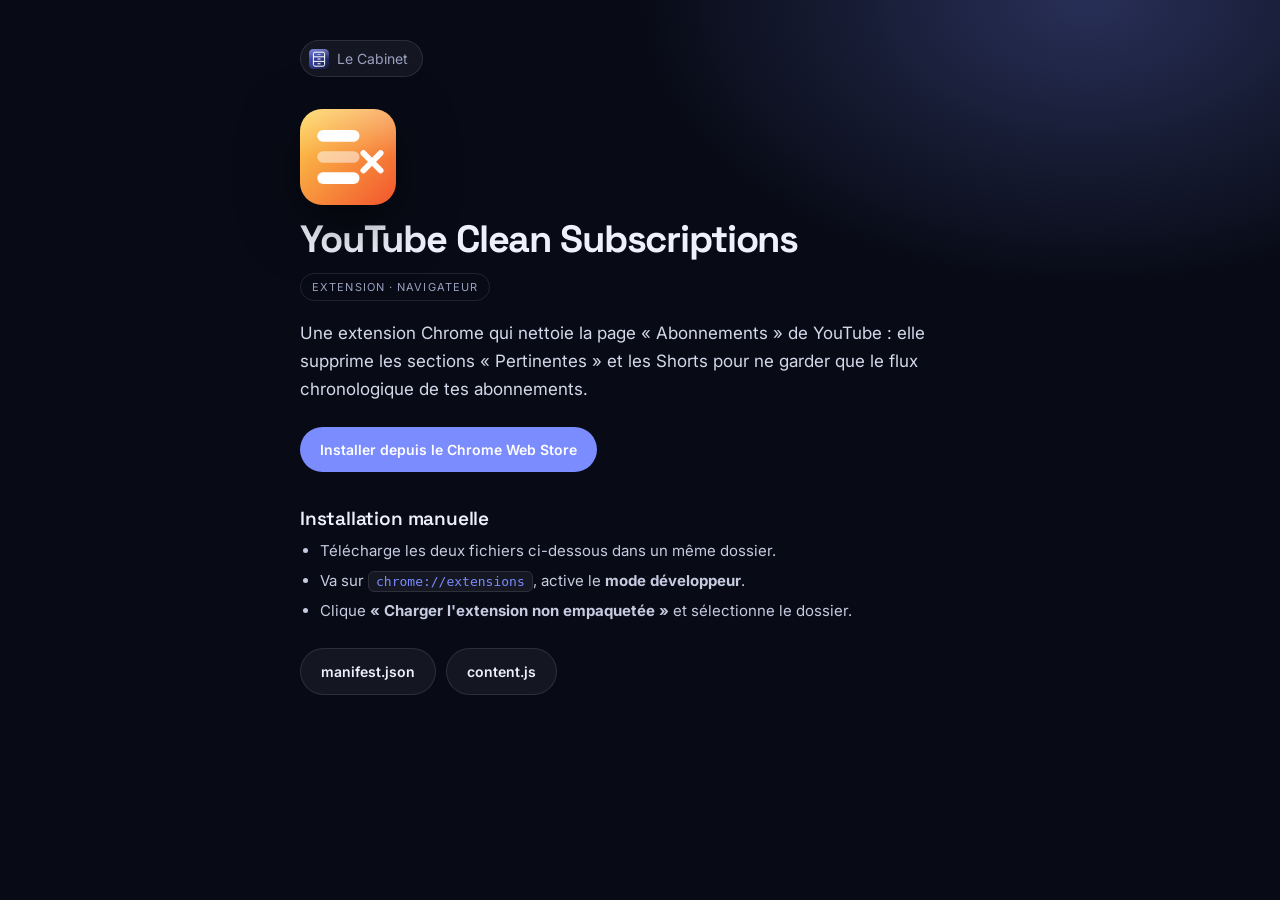
<file: projects/youtube-clean-subs/index.html>
<!DOCTYPE html>
<html lang="fr">
<head>
<meta charset="UTF-8" />
<meta name="viewport" content="width=device-width, initial-scale=1.0" />
<title>YouTube Clean Subscriptions · Le Cabinet</title>
<link rel="stylesheet" href="../_page.css" />
</head>
<body>
  <div class="wrap">
    <a class="back" href="../../index.html">Le Cabinet</a>
    <img class="appicon" src="../../assets/icons/youtube-clean-subs.svg" alt="" />
    <h1>YouTube Clean Subscriptions</h1>
    <div class="tag">extension · navigateur</div>
    <p class="lead">Une extension Chrome qui nettoie la page « Abonnements » de YouTube : elle supprime les sections « Pertinentes » et les Shorts pour ne garder que le flux chronologique de tes abonnements.</p>

    <div class="btns">
      <a class="btn primary" href="https://chromewebstore.google.com/detail/youtube-clean-subscriptio/oejplgcfmkloakdcgfbfebkfallhmgfo" target="_blank" rel="noopener">Installer depuis le Chrome Web Store</a>
    </div>

    <h2>Installation manuelle</h2>
    <ul>
      <li>Télécharge les deux fichiers ci-dessous dans un même dossier.</li>
      <li>Va sur <code>chrome://extensions</code>, active le <strong>mode développeur</strong>.</li>
      <li>Clique <strong>« Charger l'extension non empaquetée »</strong> et sélectionne le dossier.</li>
    </ul>

    <div class="btns">
      <a class="btn ghost" href="manifest.json" download>manifest.json</a>
      <a class="btn ghost" href="content.js" download>content.js</a>
    </div>
  </div>
</body>
</html>
</file>
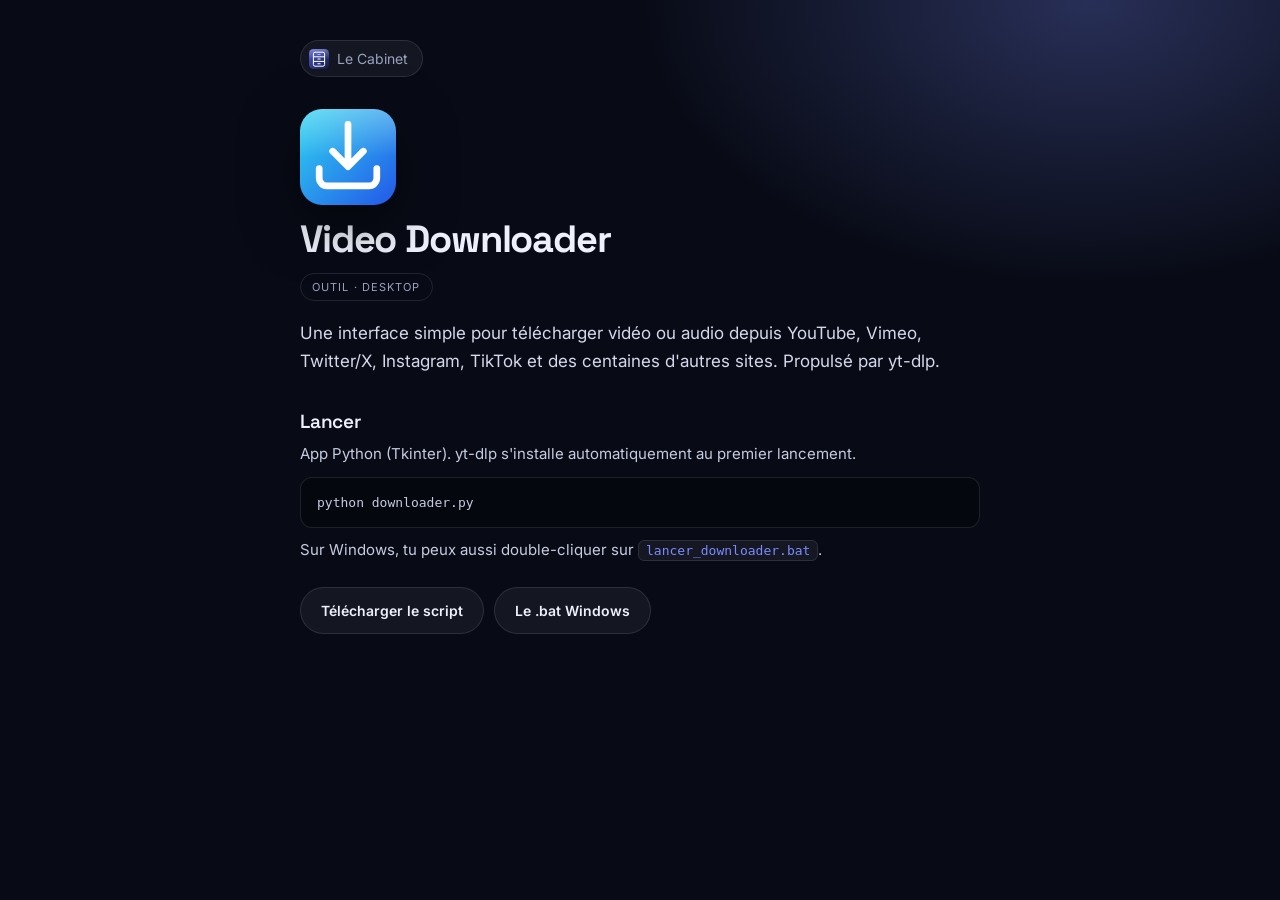
<file: projects/ytdl/index.html>
<!DOCTYPE html>
<html lang="fr">
<head>
<meta charset="UTF-8" />
<meta name="viewport" content="width=device-width, initial-scale=1.0" />
<title>Video Downloader · Le Cabinet</title>
<link rel="stylesheet" href="../_page.css" />
</head>
<body>
  <div class="wrap">
    <a class="back" href="../../index.html">Le Cabinet</a>
    <img class="appicon" src="../../assets/icons/ytdl.svg" alt="" />
    <h1>Video Downloader</h1>
    <div class="tag">outil · desktop</div>
    <p class="lead">Une interface simple pour télécharger vidéo ou audio depuis YouTube, Vimeo, Twitter/X, Instagram, TikTok et des centaines d'autres sites. Propulsé par yt-dlp.</p>

    <h2>Lancer</h2>
    <p>App Python (Tkinter). yt-dlp s'installe automatiquement au premier lancement.</p>
    <pre>python downloader.py</pre>
    <p>Sur Windows, tu peux aussi double-cliquer sur <code>lancer_downloader.bat</code>.</p>

    <div class="btns">
      <a class="btn ghost" href="downloader.py" download>Télécharger le script</a>
      <a class="btn ghost" href="lancer_downloader.bat" download>Le .bat Windows</a>
    </div>
  </div>
</body>
</html>
</file>
<file: projects/_page.css>
/* Fiches projet du Cabinet : même vitrine nocturne que l'accueil */
@import url("https://fonts.googleapis.com/css2?family=Inter:wght@400;500;600&family=Space+Grotesk:wght@500;600;700&display=swap");
:root {
  --bg:#080b16; --tile:rgba(255,255,255,.05); --tile2:rgba(255,255,255,.09);
  --border:rgba(255,255,255,.10); --border-h:rgba(255,255,255,.22);
  --text:#eef0fb; --dim:#9aa1c0; --accent:#7b8cff; --danger:#ff6b81;
  --display:"Space Grotesk",ui-sans-serif,system-ui,sans-serif;
  color-scheme:dark;
}
* { box-sizing:border-box; margin:0; padding:0; }
body { background:radial-gradient(50% 45% at 85% 0%, color-mix(in srgb, var(--accent) 28%, transparent), transparent 70%) no-repeat, var(--bg);
  color:var(--text); font-family:"Inter",ui-sans-serif,system-ui,-apple-system,"Segoe UI",Roboto,sans-serif; line-height:1.65; min-height:100vh; -webkit-font-smoothing:antialiased; }
.wrap { max-width:720px; margin:0 auto; padding:40px max(20px, env(safe-area-inset-left, 0px)) 96px; }
a.back { display:inline-flex; align-items:center; gap:8px; color:var(--dim); font-size:14px; text-decoration:none; padding:6px 14px 6px 8px; border-radius:999px; border:1px solid var(--border); background:var(--tile); transition:color .15s, border-color .15s; }
a.back::before { content:""; width:20px; height:20px; background:url("../assets/icons/cabinet.svg") center/contain no-repeat; }
a.back:hover { color:var(--text); border-color:var(--border-h); }
.appicon { width:96px; height:96px; margin:32px 0 14px; display:block; filter:drop-shadow(0 16px 28px rgba(0,0,0,.5)); }
.emoji { font-size:44px; margin:26px 0 6px; }
h1 { font:700 38px/1.1 var(--display); letter-spacing:-.03em; }
.tag { display:inline-block; border:1px solid var(--border); color:var(--dim); font-size:11px; text-transform:uppercase; letter-spacing:.1em; padding:4px 11px; border-radius:999px; margin-top:12px; }
.lead { color:#d4d8ea; font-size:17px; margin:18px 0 4px; }
h2 { font:600 19px var(--display); margin:34px 0 8px; letter-spacing:-.01em; }
p, li { color:#c6cbe0; font-size:15px; }
ul { margin:8px 0 0 20px; } li { margin:5px 0; }
code { background:var(--tile); border:1px solid var(--border); padding:2px 7px; border-radius:6px; font-size:13px; color:var(--accent); }
pre { background:rgba(0,0,0,.35); border:1px solid var(--border); border-radius:12px; padding:14px 16px; overflow:auto; margin:10px 0; font-size:13px; color:#c6cbe0; }
.btns { display:flex; gap:10px; flex-wrap:wrap; margin-top:24px; }
.btn { display:inline-block; padding:11px 20px; border-radius:999px; font-size:14px; font-weight:600; text-decoration:none; transition:transform .15s; }
.btn:hover { transform:translateY(-2px); }
.btn:active { transform:scale(.97); }
.btn.primary { background:var(--accent); color:#fff; }
.btn.ghost { background:var(--tile); border:1px solid var(--border); color:var(--text); }
.accent { color:var(--accent); }
</file>
